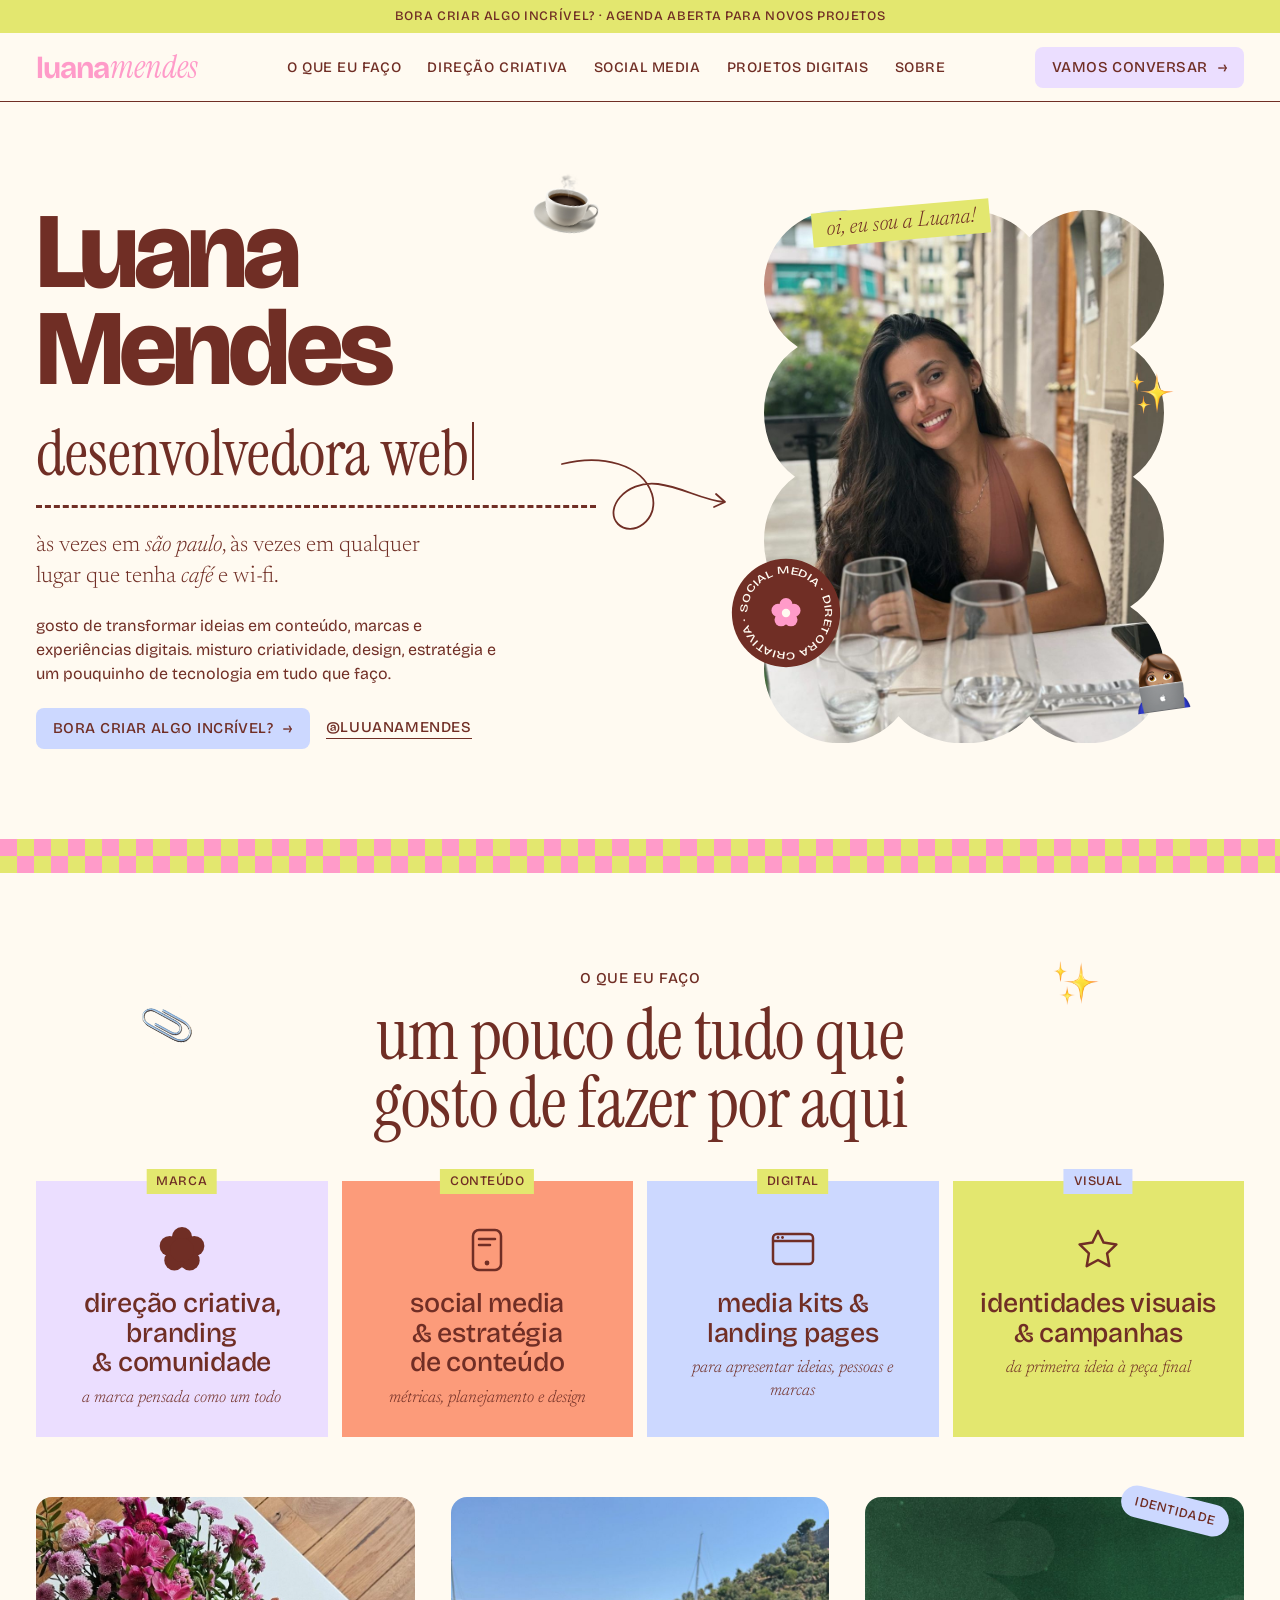
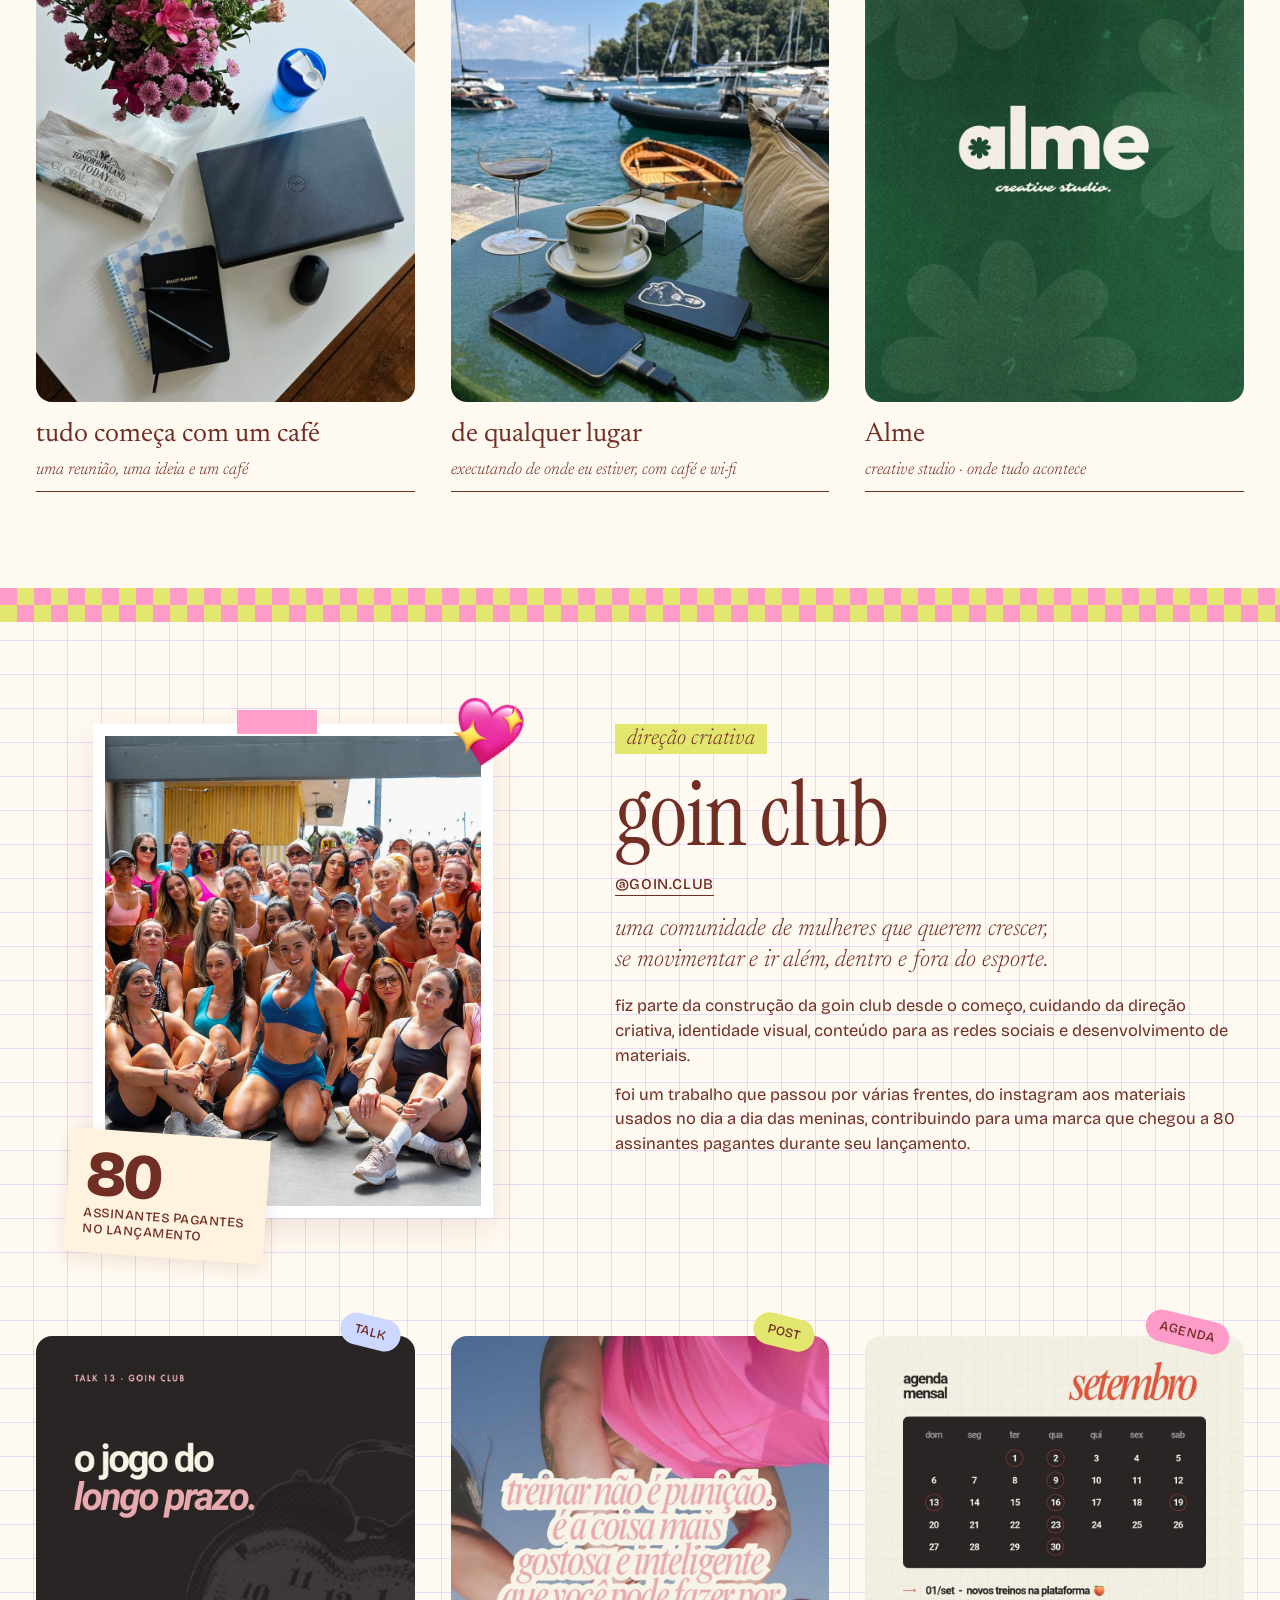
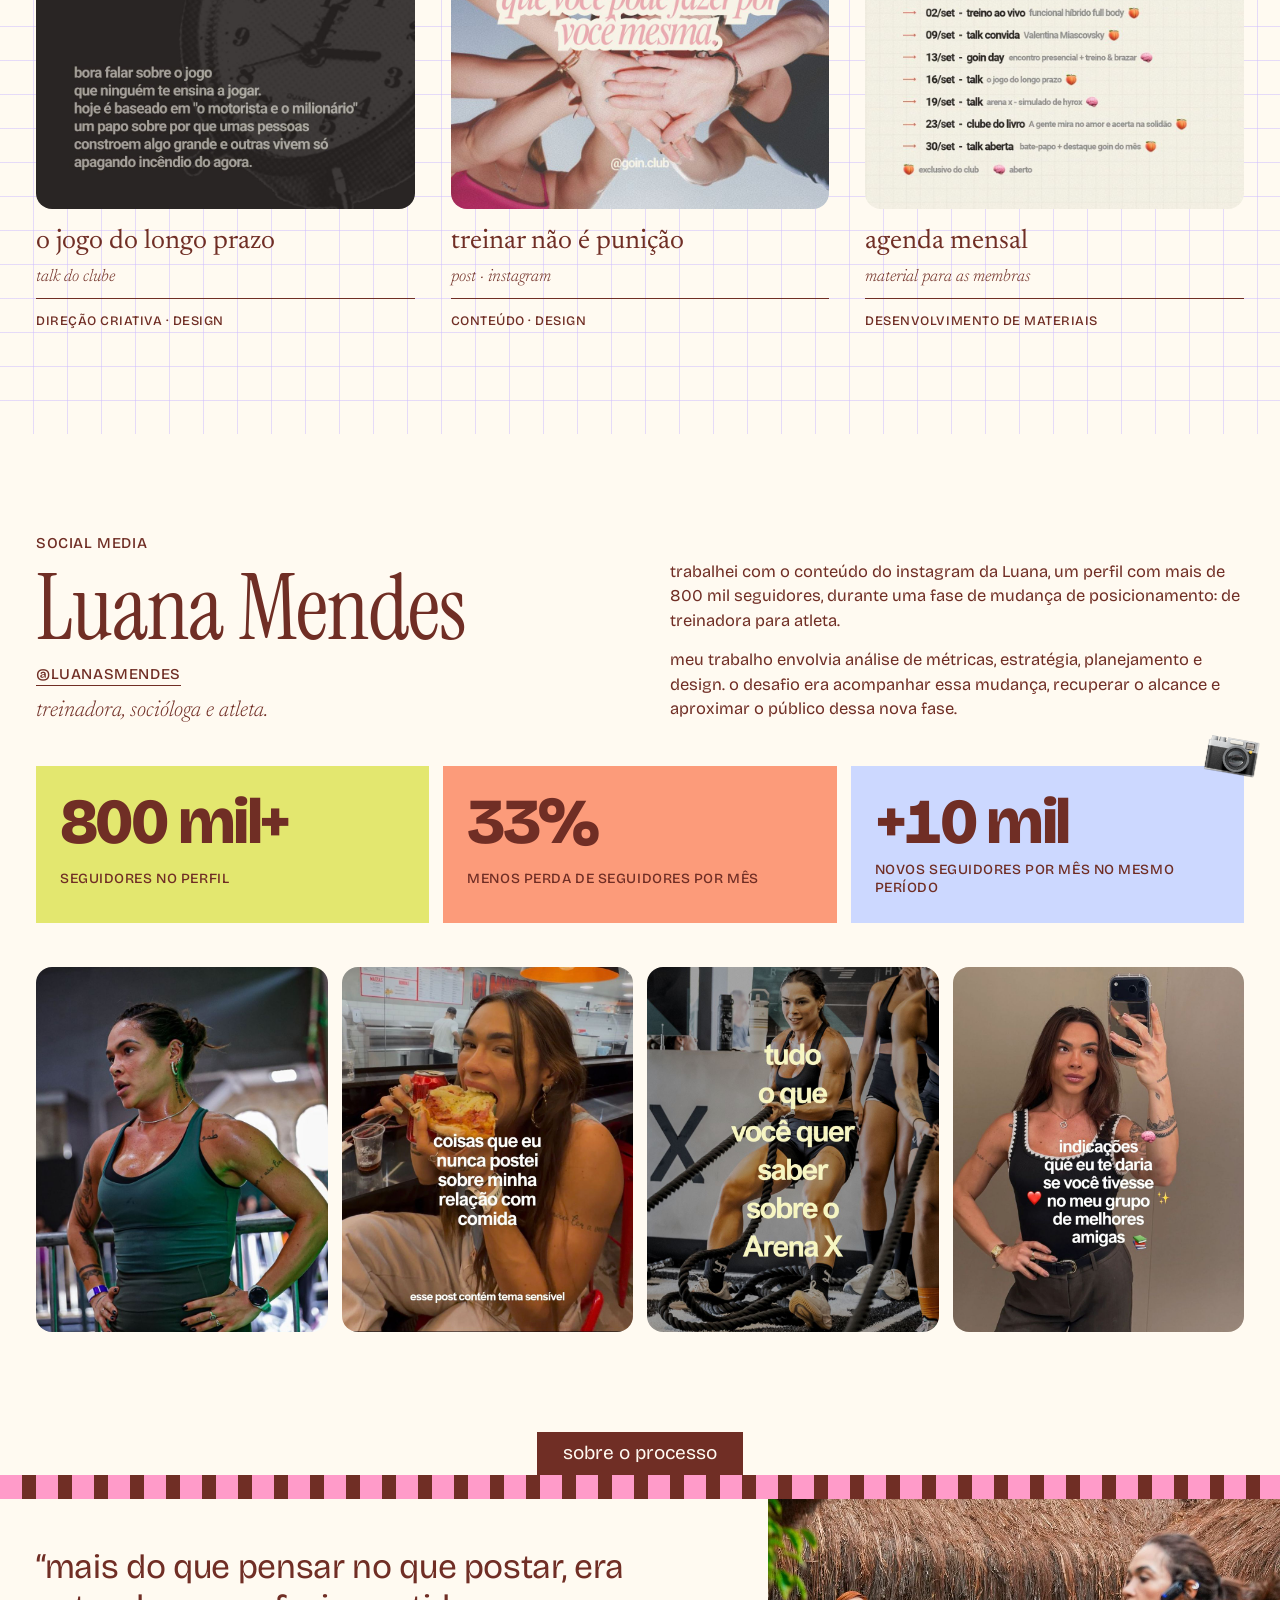
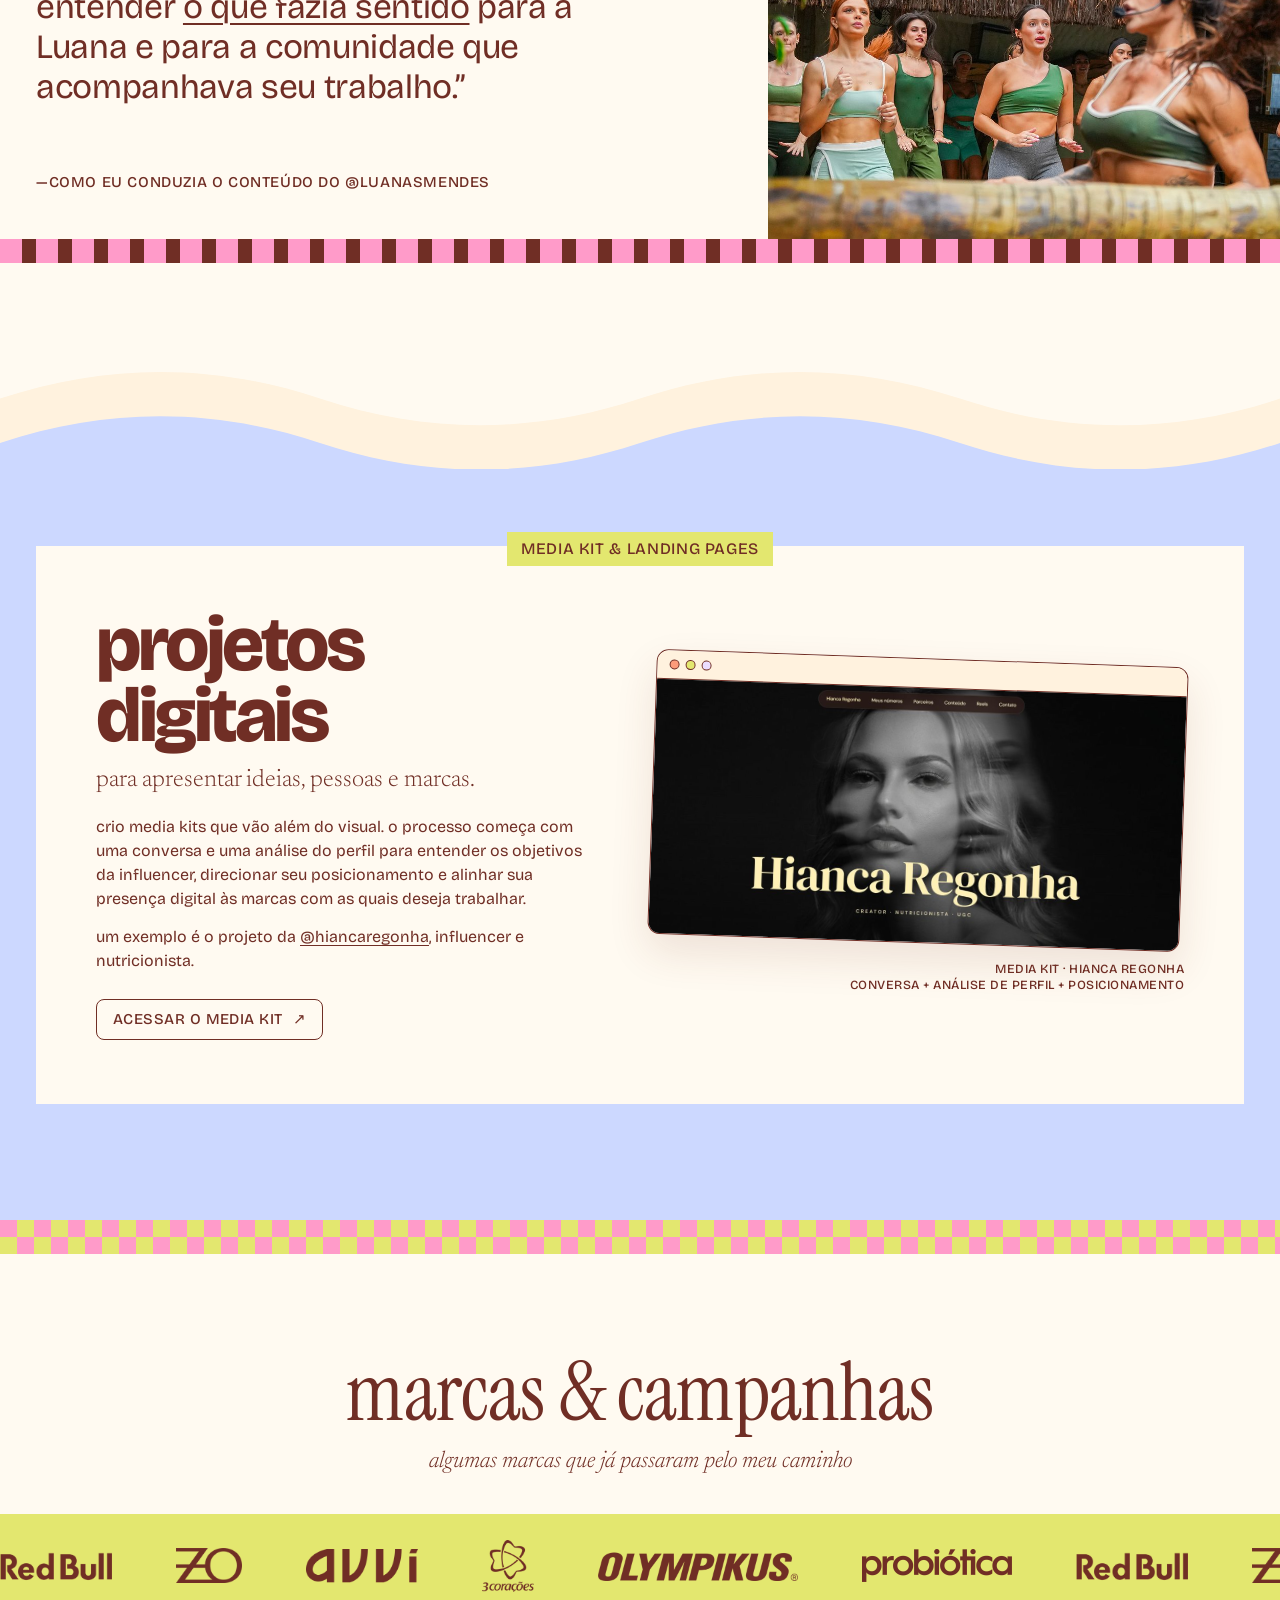
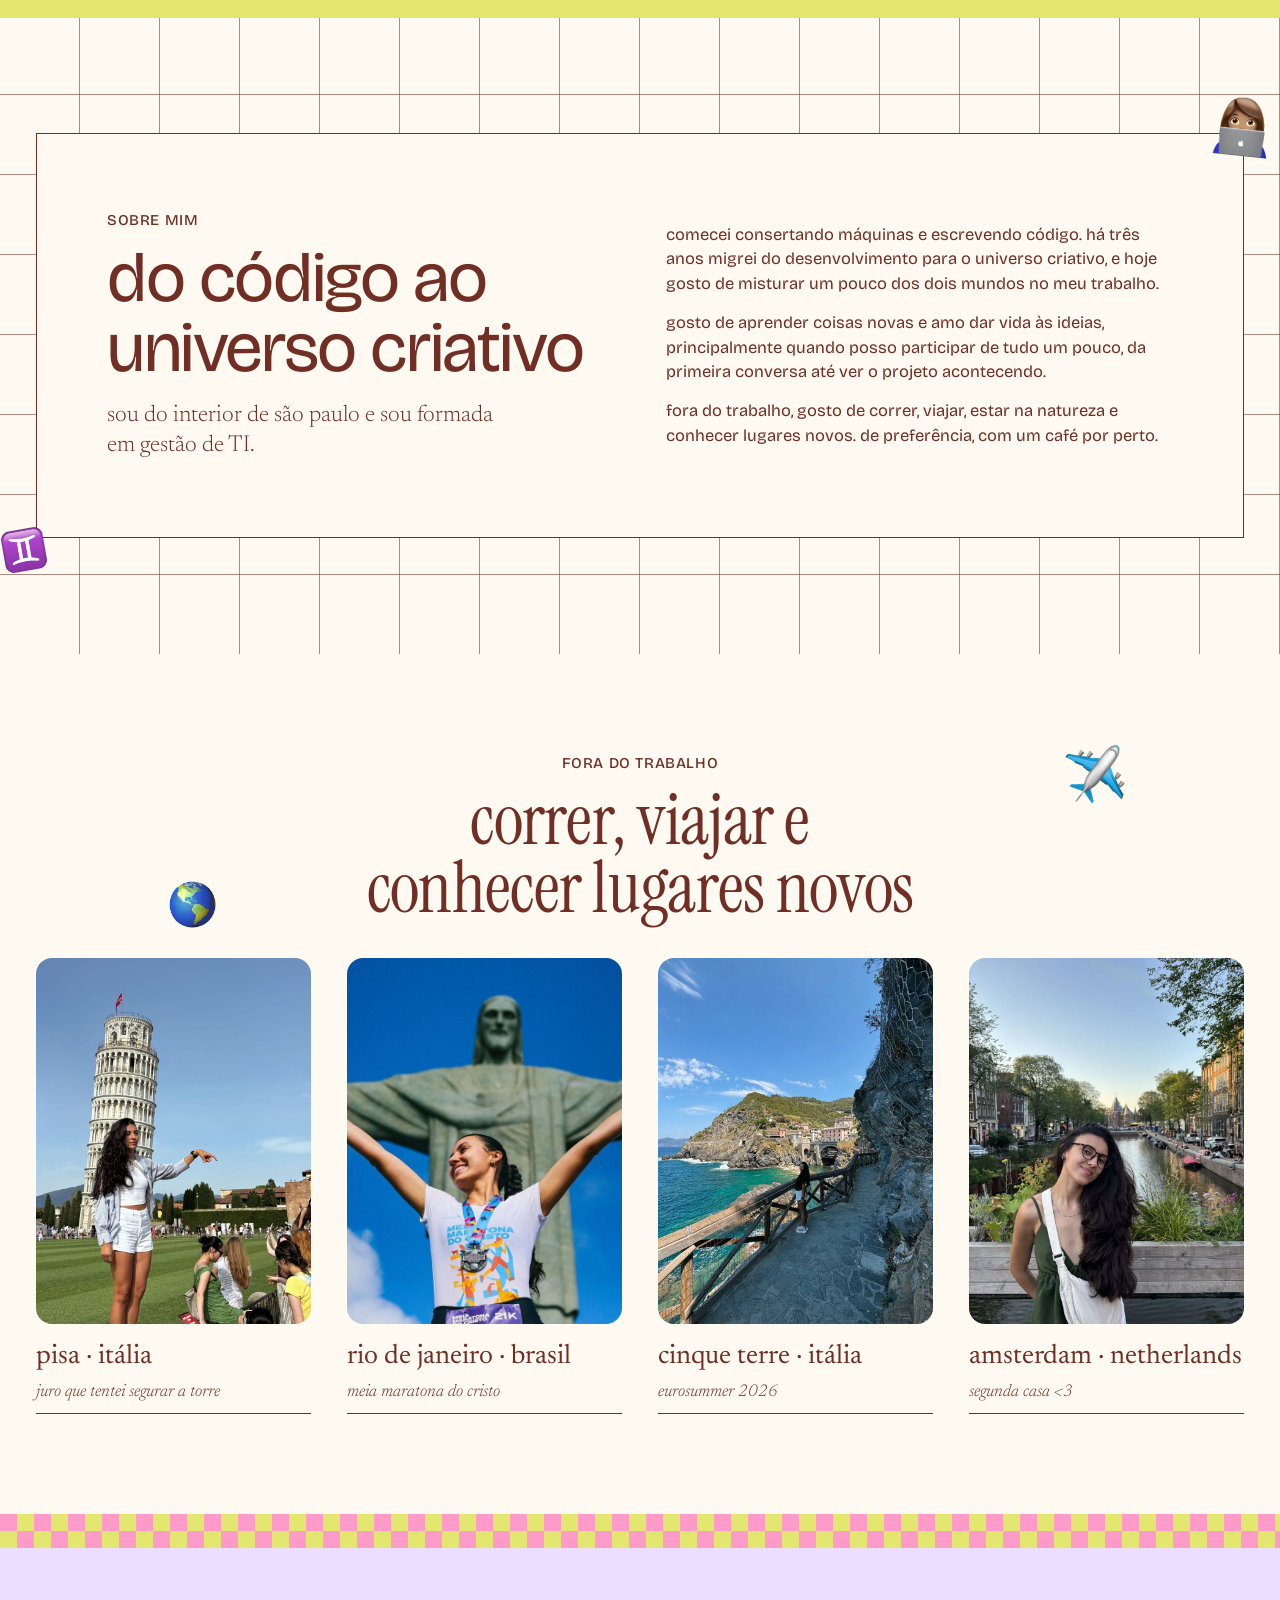
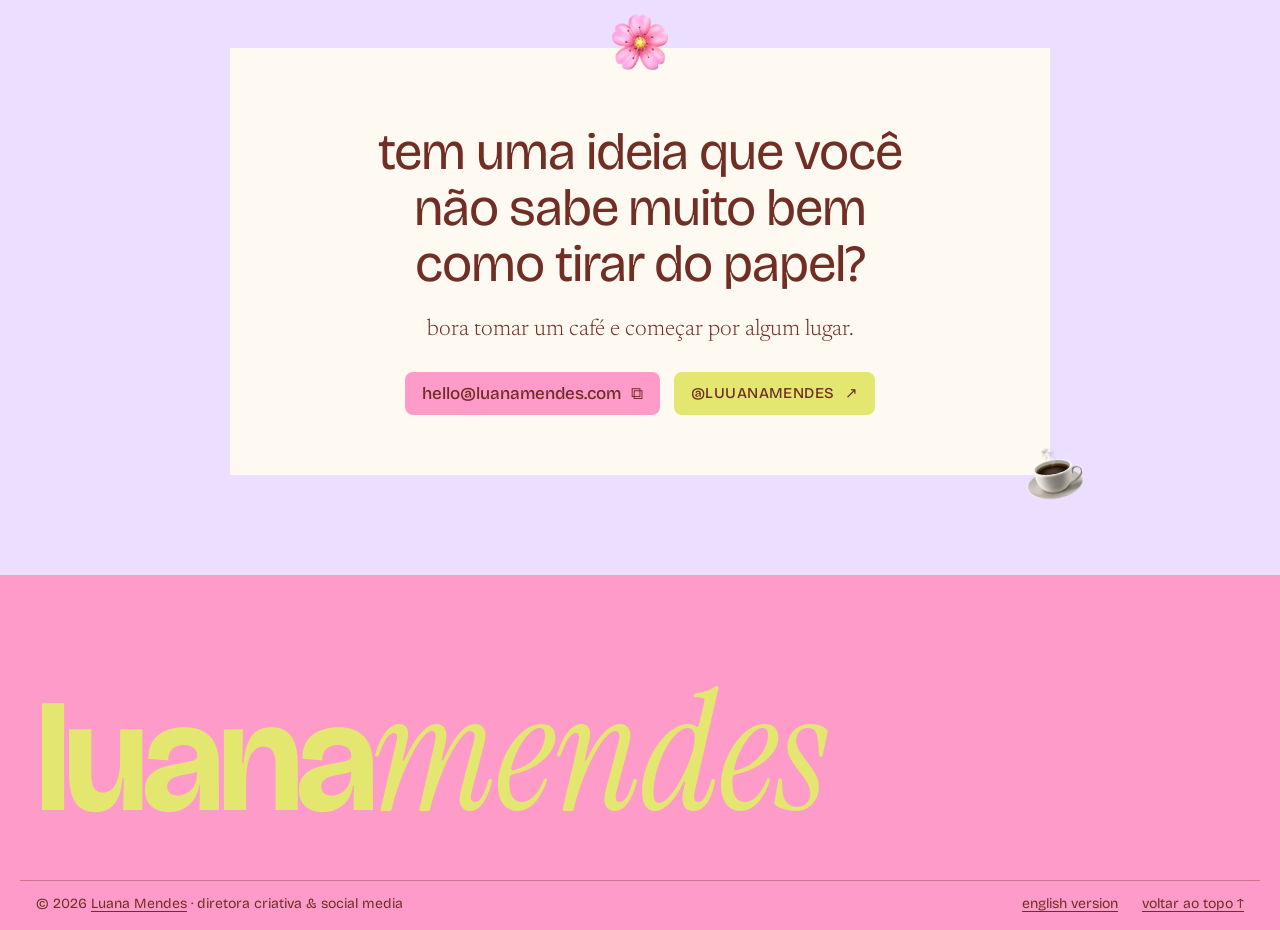
<file: index.html>
<!doctype html>
<html lang="pt-BR">
<head>
  <meta charset="utf-8">
  <meta name="viewport" content="width=device-width, initial-scale=1, viewport-fit=cover">
  <title>Luana Mendes Portfólio</title>
  <meta name="description" content="Luana Mendes · diretora criativa & social media. Direção criativa, branding, social media, media kits e landing pages.">
  <meta name="theme-color" content="#FFFAF1">

  <!-- Capa para links compartilhados (WhatsApp, Instagram, LinkedIn...).
       Quando o site estiver no ar, troque "img/og-cover.jpg" pelo endereço completo,
       ex.: https://seudominio.com/img/og-cover.jpg -->
  <meta property="og:type" content="website">
  <meta property="og:locale" content="pt_BR">
  <meta property="og:title" content="Luana Mendes · portfólio">
  <meta property="og:description" content="Diretora criativa & social media. Direção criativa, branding, social media, media kits e landing pages.">
  <meta property="og:image" content="img/og-cover.jpg">
  <meta property="og:image:width" content="1200">
  <meta property="og:image:height" content="630">
  <meta property="og:image:alt" content="Capa do portfólio de Luana Mendes, diretora criativa e social media">
  <meta name="twitter:card" content="summary_large_image">
  <meta name="twitter:image" content="img/og-cover.jpg">

  <!-- Ícone da aba -->
  <link rel="icon" type="image/svg+xml" href="img/favicon.svg">
  <link rel="icon" type="image/png" sizes="32x32" href="img/favicon-32.png">
  <link rel="apple-touch-icon" href="img/apple-touch-icon.png">

  <!-- Fontes -->
  <link rel="preconnect" href="https://fonts.googleapis.com">
  <link rel="preconnect" href="https://fonts.gstatic.com" crossorigin>
  <link rel="stylesheet" href="https://fonts.googleapis.com/css2?family=Bricolage+Grotesque:opsz,wght@12..96,400;12..96,500;12..96,700;12..96,800&family=Instrument+Serif:ital@0;1&family=Newsreader:ital,opsz,wght@0,6..72,300;0,6..72,400;1,6..72,300;1,6..72,400&display=swap">

  <link rel="alternate" hreflang="en" href="portfolio-en.html">

  <link rel="stylesheet" href="style.css">
</head>
<body>

  <!-- Formas reutilizadas: recorte da foto e flor -->
  <svg width="0" height="0" style="position:absolute" aria-hidden="true">
    <defs>
      <clipPath id="cloud" clipPathUnits="objectBoundingBox">
        <rect x=".15" y=".11" width=".7" height=".78"/>
        <ellipse cx=".19" cy=".14" rx=".19" ry=".14"/>
        <ellipse cx=".5" cy=".12" rx=".2" ry=".12"/>
        <ellipse cx=".81" cy=".14" rx=".19" ry=".14"/>
        <ellipse cx=".16" cy=".38" rx=".16" ry=".14"/>
        <ellipse cx=".84" cy=".38" rx=".16" ry=".14"/>
        <ellipse cx=".16" cy=".62" rx=".16" ry=".14"/>
        <ellipse cx=".84" cy=".62" rx=".16" ry=".14"/>
        <ellipse cx=".19" cy=".86" rx=".19" ry=".14"/>
        <ellipse cx=".5" cy=".88" rx=".2" ry=".12"/>
        <ellipse cx=".81" cy=".86" rx=".19" ry=".14"/>
      </clipPath>
      <symbol id="flower" viewBox="0 0 100 100">
        <circle cx="50" cy="22" r="22"/>
        <circle cx="76.6" cy="41.3" r="22"/>
        <circle cx="66.5" cy="72.7" r="22"/>
        <circle cx="33.5" cy="72.7" r="22"/>
        <circle cx="23.4" cy="41.3" r="22"/>
        <circle cx="50" cy="50" r="26"/>
      </symbol>
    </defs>
  </svg>

  <!-- Barra de aviso -->
  <div class="announce">
    <span>bora criar algo incrível?</span><span class="desktop-only"> · </span><span>agenda aberta para novos projetos</span>
  </div>

  <!-- Menu -->
  <header class="site-header">
    <div class="wrap">
      <a class="logo" href="#topo" aria-label="Luana Mendes, início"><b>luana</b><i>mendes</i></a>
      <nav aria-label="Seções">
        <ul class="nav-links">
          <li><a href="#projetos">o que eu faço</a></li>
          <li><a href="#goin">direção criativa</a></li>
          <li><a href="#social">social media</a></li>
          <li><a href="#mediakit">projetos digitais</a></li>
          <li><a href="#sobre">sobre</a></li>
        </ul>
      </nav>
      <a class="btn btn--talk" href="#contato"><span>vamos<br class="mobile-only"> conversar</span> <span class="btn__arrow">→</span></a>
    </div>
  </header>

  <main id="topo">

    <!-- Capa -->
    <section class="hero">
      <div class="wrap">
        <div class="hero__text">
          <img class="emoji emoji--hero-coffee" src="img/emoji-cafe.png" alt="" aria-hidden="true">
          <h1 class="hero__title">Luana<br>Mendes</h1>
          <p class="typer" aria-label="desenvolvedora web, diretora criativa e social media">
            <span id="typer-text" data-words="desenvolvedora web|diretora criativa|social media">desenvolvedora web</span><span class="typer__cursor" aria-hidden="true"></span>
          </p>
          <p class="hero__lede">às vezes em <em>são paulo</em>, às vezes em qualquer lugar que tenha <em>café</em> e wi-fi.</p>
          <p class="hero__intro">gosto de transformar ideias em conteúdo, marcas e experiências digitais. misturo criatividade, design, estratégia e um pouquinho de tecnologia em tudo que faço.</p>
          <div class="hero__actions">
            <a class="btn btn--blue" href="#contato">bora criar algo incrível? <span class="btn__arrow">→</span></a>
            <a class="handle" href="https://instagram.com/luuanamendes" target="_blank" rel="noopener">@luuanamendes</a>
          </div>
          <svg class="hero__squiggle" viewBox="0 0 170 100" fill="none" aria-hidden="true">
            <path d="M2 20c40-10 80 0 90 30 8 26-20 44-34 30-14-14 6-44 40-40 24 3 44 16 66 18" stroke="currentColor" stroke-width="1.8" stroke-linecap="round"/>
            <path d="M156 50l9 8-11 5" stroke="currentColor" stroke-width="1.8" stroke-linecap="round" stroke-linejoin="round"/>
          </svg>
        </div>

        <div class="hero__photo">
          <span class="hero__hi">oi, eu sou a Luana!</span>
          <img class="emoji emoji--hero-shine" src="img/emoji-shine.png" alt="" aria-hidden="true">
          <img class="emoji emoji--hero-tech emoji--desktop" src="img/emoji-tech.png" alt="" aria-hidden="true">
          <div class="hero__cloud">
            <img src="img/hero-luana.jpg" alt="Luana sorrindo numa mesa de restaurante">
          </div>
          <div class="seal" aria-hidden="true">
            <svg viewBox="0 0 120 120">
              <defs>
                <path id="seal-ring" d="M60 60m-42 0a42 42 0 1 1 84 0a42 42 0 1 1-84 0"/>
              </defs>
              <circle cx="60" cy="60" r="58" fill="#702E25"/>
              <text fill="#FFFAF1" font-family="Bricolage Grotesque, Arial" font-size="11.5" font-weight="500" textLength="258" lengthAdjust="spacingAndGlyphs">
                <textPath href="#seal-ring" textLength="258" lengthAdjust="spacingAndGlyphs">SOCIAL MEDIA · DIRETORA CRIATIVA ·</textPath>
              </text>
              <use href="#flower" x="44" y="44" width="32" height="32" fill="#FF9BC9"/>
              <circle cx="60" cy="60" r="4.5" fill="#FFFAF1"/>
            </svg>
          </div>
        </div>
      </div>
    </section>

    <div class="checker" aria-hidden="true"></div>

    <!-- O que eu faço -->
    <section class="services" id="projetos">
      <div class="wrap">
        <div class="section-head">
          <p class="eyebrow">o que eu faço</p>
          <h2 class="serif-title">um pouco de tudo que gosto de fazer por aqui</h2>
          <img class="emoji emoji--services-shine" src="img/emoji-shine.png" alt="" aria-hidden="true">
          <img class="emoji emoji--services-clip emoji--desktop" src="img/emoji-paperclip.png" alt="" aria-hidden="true">
        </div>

        <div class="services__grid">
          <article class="service service--lavender">
            <span class="tag">marca</span>
            <svg class="service__icon" viewBox="0 0 46 46" aria-hidden="true"><use href="#flower" width="46" height="46" fill="currentColor"/></svg>
            <h3>direção criativa, branding &amp; comunidade</h3>
            <p>a marca pensada como um todo</p>
          </article>
          <article class="service service--coral">
            <span class="tag">conteúdo</span>
            <svg class="service__icon" viewBox="0 0 46 46" fill="none" stroke="currentColor" stroke-width="2.5" stroke-linecap="round" aria-hidden="true">
              <rect x="9" y="3" width="28" height="40" rx="6"/>
              <path d="M15 12h16M15 18h11"/>
              <circle cx="23" cy="36" r="2.4" fill="currentColor" stroke="none"/>
            </svg>
            <h3>social media &amp; estratégia de conteúdo</h3>
            <p>métricas, planejamento e design</p>
          </article>
          <article class="service service--blue">
            <span class="tag">digital</span>
            <svg class="service__icon" viewBox="0 0 46 46" fill="none" stroke="currentColor" stroke-width="2.5" aria-hidden="true">
              <rect x="3" y="7" width="40" height="30" rx="4"/>
              <path d="M3 14h40"/>
              <circle cx="8" cy="10.5" r="1.4" fill="currentColor" stroke="none"/>
              <circle cx="12.5" cy="10.5" r="1.4" fill="currentColor" stroke="none"/>
            </svg>
            <h3>media kits &amp; landing pages</h3>
            <p>para apresentar ideias, pessoas e marcas</p>
          </article>
          <article class="service service--lime">
            <span class="tag">visual</span>
            <svg class="service__icon" viewBox="0 0 46 46" fill="none" stroke="currentColor" stroke-width="2.5" stroke-linejoin="round" aria-hidden="true">
              <path d="M23 4l5.6 11.6 12.8 1.8-9.3 9 2.2 12.7L23 33l-11.3 6.1 2.2-12.7-9.3-9 12.8-1.8z"/>
            </svg>
            <h3>identidades visuais &amp; campanhas</h3>
            <p>da primeira ideia à peça final</p>
          </article>
        </div>

        <div class="cards">
          <div class="card">
            <div class="card__media"><img src="img/servico-processo.jpg" alt="Mesa de trabalho com notebook, caderno e flores"></div>
            <h3 class="card__title">tudo começa com um café</h3>
            <p class="card__caption">uma reunião, uma ideia e um café</p>
          </div>
          <div class="card">
            <div class="card__media"><img src="img/servico-qualquer-lugar.jpg" alt="Café e celular numa mesa à beira de um porto"></div>
            <h3 class="card__title">de qualquer lugar</h3>
            <p class="card__caption card__caption--one-line">executando de onde eu estiver, com café e wi-fi</p>
          </div>
          <div class="card">
            <div class="card__frame card__frame--flush">
              <span class="card__flag">identidade</span>
              <div class="card__media"><img src="img/servico-alme.jpg" alt="Identidade visual Alme creative studio em fundo verde"></div>
            </div>
            <h3 class="card__title">Alme</h3>
            <p class="card__caption">creative studio · onde tudo acontece</p>
          </div>
        </div>
      </div>
    </section>

    <div class="checker" aria-hidden="true"></div>

    <!-- GoIn Club -->
    <section class="goin" id="goin">
      <div class="wrap">
        <div class="goin__top">
          <div class="taped">
            <img class="taped__photo" src="img/goin-encontro.jpg" alt="Encontro do GoIn Club com as membras reunidas">
            <img class="emoji emoji--goin-heart" src="img/emoji-heart.png" alt="" aria-hidden="true">
            <div class="note"><strong>80</strong><span>assinantes pagantes no lançamento</span></div>
          </div>
          <div class="goin__text">
            <span class="tag">direção criativa</span>
            <h2 class="serif-title">goin club</h2>
            <a class="handle" href="https://instagram.com/goin.club" target="_blank" rel="noopener">@goin.club</a>
            <p class="goin__sub">uma comunidade de mulheres que querem crescer, se movimentar e ir além, dentro e fora do esporte.</p>
            <div class="prose">
              <p>fiz parte da construção da goin club desde o começo, cuidando da direção criativa, identidade visual, conteúdo para as redes sociais e desenvolvimento de materiais.</p>
              <p>foi um trabalho que passou por várias frentes, do instagram aos materiais usados no dia a dia das meninas, contribuindo para uma marca que chegou a 80 assinantes pagantes durante seu lançamento.</p>
            </div>
          </div>
        </div>

        <div class="cards">
          <div class="card">
            <div class="card__frame">
              <span class="card__flag">talk</span>
              <div class="card__media card__media--portrait"><img src="img/goin-talk-longo-prazo.jpg" alt="Capa da talk o jogo do longo prazo"></div>
            </div>
            <h3 class="card__title">o jogo do longo prazo</h3>
            <p class="card__caption">talk do clube</p>
            <p class="card__meta">direção criativa · design</p>
          </div>
          <div class="card">
            <div class="card__frame">
              <span class="card__flag card__flag--lime">post</span>
              <div class="card__media card__media--portrait"><img src="img/goin-post-treinar.jpg" alt="Post: treinar não é punição"></div>
            </div>
            <h3 class="card__title">treinar não é punição</h3>
            <p class="card__caption">post · instagram</p>
            <p class="card__meta">conteúdo · design</p>
          </div>
          <div class="card">
            <div class="card__frame">
              <span class="card__flag card__flag--pink">agenda</span>
              <div class="card__media card__media--portrait"><img src="img/goin-agenda-setembro.jpg" alt="Agenda mensal de setembro do clube"></div>
            </div>
            <h3 class="card__title">agenda mensal</h3>
            <p class="card__caption">material para as membras</p>
            <p class="card__meta">desenvolvimento de materiais</p>
          </div>
        </div>
      </div>
    </section>

    <!-- Social media -->
    <section class="social" id="social">
      <div class="wrap">
        <div class="social__head">
          <div class="social__who">
            <p class="eyebrow">social media</p>
            <h2 class="serif-title">Luana Mendes</h2>
            <a class="handle" href="https://instagram.com/luanasmendes" target="_blank" rel="noopener">@luanasmendes</a>
            <p class="social__sub">treinadora, socióloga e atleta.</p>
          </div>
          <div class="prose">
            <p>trabalhei com o conteúdo do instagram da Luana, um perfil com mais de 800 mil seguidores, durante uma fase de mudança de posicionamento: de treinadora para atleta.</p>
            <p>meu trabalho envolvia análise de métricas, estratégia, planejamento e design. o desafio era acompanhar essa mudança, recuperar o alcance e aproximar o público dessa nova fase.</p>
          </div>
        </div>

        <div class="stats">
          <img class="emoji emoji--stats-camera" src="img/emoji-foto.png" alt="" aria-hidden="true">
          <div class="stat stat--lime"><strong>800 mil+</strong><span>seguidores no perfil</span></div>
          <div class="stat stat--coral"><strong>33%</strong><span>menos perda de seguidores por mês</span></div>
          <div class="stat stat--blue"><strong>+10 mil</strong><span>novos seguidores por mês no mesmo período</span></div>
        </div>

        <div class="posts">
          <div class="posts__item"><img src="img/social-atleta.jpg" alt="Luana em pose de atleta durante uma prova"></div>
          <div class="posts__item"><img src="img/social-post-comida.jpg" alt="Post: coisas que eu nunca postei sobre minha relação com comida"></div>
          <div class="posts__item"><img src="img/social-post-arena-x.jpg" alt="Post: tudo o que você quer saber sobre o Arena X"></div>
          <div class="posts__item"><img src="img/social-post-indicacoes.jpg" alt="Post: indicações que eu te daria se você tivesse no meu grupo de melhores amigas"></div>
        </div>
      </div>

      <div class="quote-band">
        <p class="banner">sobre o processo</p>
        <div class="stripes" aria-hidden="true"></div>
        <div class="quote">
          <div class="quote__text">
            <blockquote>“mais do que pensar no que postar, era entender <u>o que fazia sentido</u> para a Luana e para a comunidade que acompanhava seu trabalho.”</blockquote>
            <cite>—como eu conduzia o conteúdo do @luanasmendes</cite>
          </div>
          <div class="quote__image">
            <img src="img/social-processo.jpg" alt="Luana Mendes conduzindo um treino em grupo">
          </div>
        </div>
        <div class="stripes" aria-hidden="true"></div>
      </div>
    </section>

    <!-- Media kit -->
    <section class="mediakit" id="mediakit">
      <svg class="wave" viewBox="0 0 1440 120" preserveAspectRatio="none" aria-hidden="true">
        <rect class="wave__top" width="1440" height="120"/>
        <path class="wave__middle" d="M0 40 C120 0 240 0 360 40 S600 80 720 40 960 0 1080 40 1320 80 1440 40 V120 H0Z"/>
        <path class="wave__bottom" d="M0 90 C120 50 240 50 360 90 S600 130 720 90 960 50 1080 90 1320 130 1440 90 V120 H0Z"/>
      </svg>
      <div class="wrap">
        <div class="mediakit__card">
          <span class="mediakit__ribbon">media kit &amp; landing pages</span>
          <div>
            <h2>projetos digitais</h2>
            <p class="mediakit__sub">para apresentar ideias, pessoas e marcas.</p>
            <div class="prose">
              <p>crio media kits que vão além do visual. o processo começa com uma conversa e uma análise do perfil para entender os objetivos da influencer, direcionar seu posicionamento e alinhar sua presença digital às marcas com as quais deseja trabalhar.</p>
              <p>um exemplo é o projeto da <a href="https://instagram.com/hiancaregonha" target="_blank" rel="noopener">@hiancaregonha</a>, influencer e nutricionista.</p>
            </div>
            <a class="btn btn--outline" href="https://mediakit-hiancaregonha.vercel.app/" target="_blank" rel="noopener">acessar o media kit <span class="btn__arrow">↗</span></a>
          </div>
          <div>
            <a class="browser" href="https://mediakit-hiancaregonha.vercel.app/" target="_blank" rel="noopener" aria-label="Abrir o media kit da Hianca Regonha">
              <div class="browser__bar" aria-hidden="true"><i></i><i></i><i></i></div>
              <img src="img/mediakit-hianca-regonha.jpg" alt="Media kit da Hianca Regonha, página inicial">
            </a>
            <p class="mediakit__note">media kit · hianca regonha<br>conversa + análise de perfil + posicionamento</p>
          </div>
        </div>
      </div>
    </section>

    <div class="checker" aria-hidden="true"></div>

    <!-- Marcas -->
    <section class="brands" id="marcas">
      <div class="wrap">
        <div class="section-head">
          <h2 class="serif-title">marcas &amp; campanhas</h2>
          <p class="brands__sub">algumas marcas que já passaram pelo meu caminho</p>
        </div>
      </div>
      <div class="marquee" role="img" aria-label="Marcas: Avvi, Probiótica, Olympikus, Red Bull, 3 Corações e Zeno">
        <!-- dois grupos iguais (cada um com a lista 3x, mais largo que qualquer tela):
             o trilho anda exatamente a largura de um grupo e recomeça sem deixar buraco -->
        <div class="marquee__track" aria-hidden="true">
          <ul class="marquee__group">
            <li><img src="img/marca-red-bull.png" width="112" height="40" alt=""></li>
            <li><img src="img/marca-zeno.png" width="66" height="40" alt=""></li>
            <li><img src="img/marca-avvi.png" width="112" height="40" alt=""></li>
            <li><img class="logo-tall" src="img/marca-3-coracoes.png" width="52" height="52" alt=""></li>
            <li><img src="img/marca-olympikus.png" width="200" height="40" alt=""></li>
            <li><img src="img/marca-probiotica.png" width="150" height="40" alt=""></li>
            <li><img src="img/marca-red-bull.png" width="112" height="40" alt=""></li>
            <li><img src="img/marca-zeno.png" width="66" height="40" alt=""></li>
            <li><img src="img/marca-avvi.png" width="112" height="40" alt=""></li>
            <li><img class="logo-tall" src="img/marca-3-coracoes.png" width="52" height="52" alt=""></li>
            <li><img src="img/marca-olympikus.png" width="200" height="40" alt=""></li>
            <li><img src="img/marca-probiotica.png" width="150" height="40" alt=""></li>
            <li><img src="img/marca-red-bull.png" width="112" height="40" alt=""></li>
            <li><img src="img/marca-zeno.png" width="66" height="40" alt=""></li>
            <li><img src="img/marca-avvi.png" width="112" height="40" alt=""></li>
            <li><img class="logo-tall" src="img/marca-3-coracoes.png" width="52" height="52" alt=""></li>
            <li><img src="img/marca-olympikus.png" width="200" height="40" alt=""></li>
            <li><img src="img/marca-probiotica.png" width="150" height="40" alt=""></li>
          </ul>
          <ul class="marquee__group">
            <li><img src="img/marca-red-bull.png" width="112" height="40" alt=""></li>
            <li><img src="img/marca-zeno.png" width="66" height="40" alt=""></li>
            <li><img src="img/marca-avvi.png" width="112" height="40" alt=""></li>
            <li><img class="logo-tall" src="img/marca-3-coracoes.png" width="52" height="52" alt=""></li>
            <li><img src="img/marca-olympikus.png" width="200" height="40" alt=""></li>
            <li><img src="img/marca-probiotica.png" width="150" height="40" alt=""></li>
            <li><img src="img/marca-red-bull.png" width="112" height="40" alt=""></li>
            <li><img src="img/marca-zeno.png" width="66" height="40" alt=""></li>
            <li><img src="img/marca-avvi.png" width="112" height="40" alt=""></li>
            <li><img class="logo-tall" src="img/marca-3-coracoes.png" width="52" height="52" alt=""></li>
            <li><img src="img/marca-olympikus.png" width="200" height="40" alt=""></li>
            <li><img src="img/marca-probiotica.png" width="150" height="40" alt=""></li>
            <li><img src="img/marca-red-bull.png" width="112" height="40" alt=""></li>
            <li><img src="img/marca-zeno.png" width="66" height="40" alt=""></li>
            <li><img src="img/marca-avvi.png" width="112" height="40" alt=""></li>
            <li><img class="logo-tall" src="img/marca-3-coracoes.png" width="52" height="52" alt=""></li>
            <li><img src="img/marca-olympikus.png" width="200" height="40" alt=""></li>
            <li><img src="img/marca-probiotica.png" width="150" height="40" alt=""></li>
          </ul>
        </div>
      </div>
    </section>

    <!-- Sobre mim -->
    <section class="about" id="sobre">
      <div class="wrap">
        <div class="about__card">
          <div>
            <img class="emoji emoji--about-tech" src="img/emoji-tech.png" alt="" aria-hidden="true">
            <img class="emoji emoji--about-gemini emoji--desktop" src="img/emoji-gemini.png" alt="" aria-hidden="true">
            <p class="eyebrow">sobre mim</p>
            <h2>do código ao universo criativo</h2>
            <p class="about__sub">sou do interior de são paulo e sou formada em gestão de TI.</p>
          </div>
          <div class="prose">
            <p>comecei consertando máquinas e escrevendo código. há três anos migrei do desenvolvimento para o universo criativo, e hoje gosto de misturar um pouco dos dois mundos no meu trabalho.</p>
            <p>gosto de aprender coisas novas e amo dar vida às ideias, principalmente quando posso participar de tudo um pouco, da primeira conversa até ver o projeto acontecendo.</p>
            <p>fora do trabalho, gosto de correr, viajar, estar na natureza e conhecer lugares novos. de preferência, com um café por perto.</p>
          </div>
        </div>
      </div>
    </section>

    <!-- Fora do trabalho -->
    <section class="travel">
      <div class="wrap">
        <div class="section-head">
          <p class="eyebrow">fora do trabalho</p>
          <h2 class="serif-title">correr, viajar e conhecer lugares novos</h2>
          <img class="emoji emoji--travel-plane" src="img/emoji-plane.png" alt="" aria-hidden="true">
          <img class="emoji emoji--travel-world emoji--desktop" src="img/emoji-mundo.png" alt="" aria-hidden="true">
        </div>
        <div class="cards">
          <div class="card">
            <div class="card__media"><img src="img/viagem-pisa.jpg" alt="Luana em frente à Torre de Pisa"></div>
            <h3 class="card__title">pisa · itália</h3>
            <p class="card__caption">juro que tentei segurar a torre</p>
          </div>
          <div class="card">
            <div class="card__media"><img src="img/viagem-rio-de-janeiro.jpg" alt="Luana de braços abertos em frente ao Cristo Redentor" style="object-position:center 30%"></div>
            <h3 class="card__title">rio de janeiro<span class="desktop-only"> · brasil</span></h3>
            <p class="card__caption">meia maratona do cristo</p>
          </div>
          <div class="card">
            <div class="card__media"><img src="img/viagem-cinque-terre.jpg" alt="Luana numa trilha em Cinque Terre, com falésias e mar azul"></div>
            <h3 class="card__title">cinque terre · itália</h3>
            <p class="card__caption">eurosummer 2026</p>
          </div>
          <div class="card">
            <div class="card__media"><img src="img/viagem-amsterdam.jpg" alt="Luana de óculos às margens de um canal em Amsterdã"></div>
            <h3 class="card__title">amsterdam<span class="desktop-only"> · netherlands</span></h3>
            <p class="card__caption">segunda casa &lt;3</p>
          </div>
        </div>
      </div>
    </section>

    <div class="checker checker--spaced" aria-hidden="true"></div>

    <!-- Contato -->
    <section class="contact" id="contato">
      <div class="wrap">
        <div class="contact__card">
          <img class="emoji emoji--contact-flower" src="img/emoji-cherry-blossom.png" alt="" aria-hidden="true">
          <img class="emoji emoji--contact-coffee emoji--desktop" src="img/emoji-cafe.png" alt="" aria-hidden="true">
          <h2>tem uma ideia que você não sabe muito bem como tirar do papel?</h2>
          <p class="contact__sub">bora tomar um café e começar por algum lugar.</p>
          <div class="contact__actions">
            <button class="btn btn--pink btn--email" id="copy-email" type="button" title="clique para copiar" data-copied="e-mail copiado ✓" data-selected="e-mail selecionado, é só copiar">
              <span id="copy-email-text">hello@luanamendes.com</span> <span class="btn__arrow">⧉</span>
            </button>
            <a class="btn btn--lime" href="https://instagram.com/luuanamendes" target="_blank" rel="noopener">@luuanamendes <span class="btn__arrow">↗</span></a>
          </div>
        </div>
      </div>
    </section>
  </main>

  <div class="toast" id="toast" role="status" aria-live="polite" hidden>e-mail copiado ✓</div>

  <!-- Rodapé -->
  <footer class="site-footer">
    <div class="wrap site-footer__brand">
      <div class="site-footer__wordmark" aria-hidden="true"><b>luana</b><i>mendes</i></div>
    </div>
    <div class="wrap site-footer__bottom">
      <span>© 2026 <a href="https://instagram.com/luuanamendes" target="_blank" rel="noopener">Luana Mendes</a> · diretora criativa &amp; social media</span>
      <span class="site-footer__links">
        <a href="portfolio-en.html" hreflang="en" lang="en">english version</a>
        <a href="#topo">voltar ao topo ↑</a>
      </span>
    </div>
  </footer>

  <script src="script.js"></script>
</body>
</html>
</file>
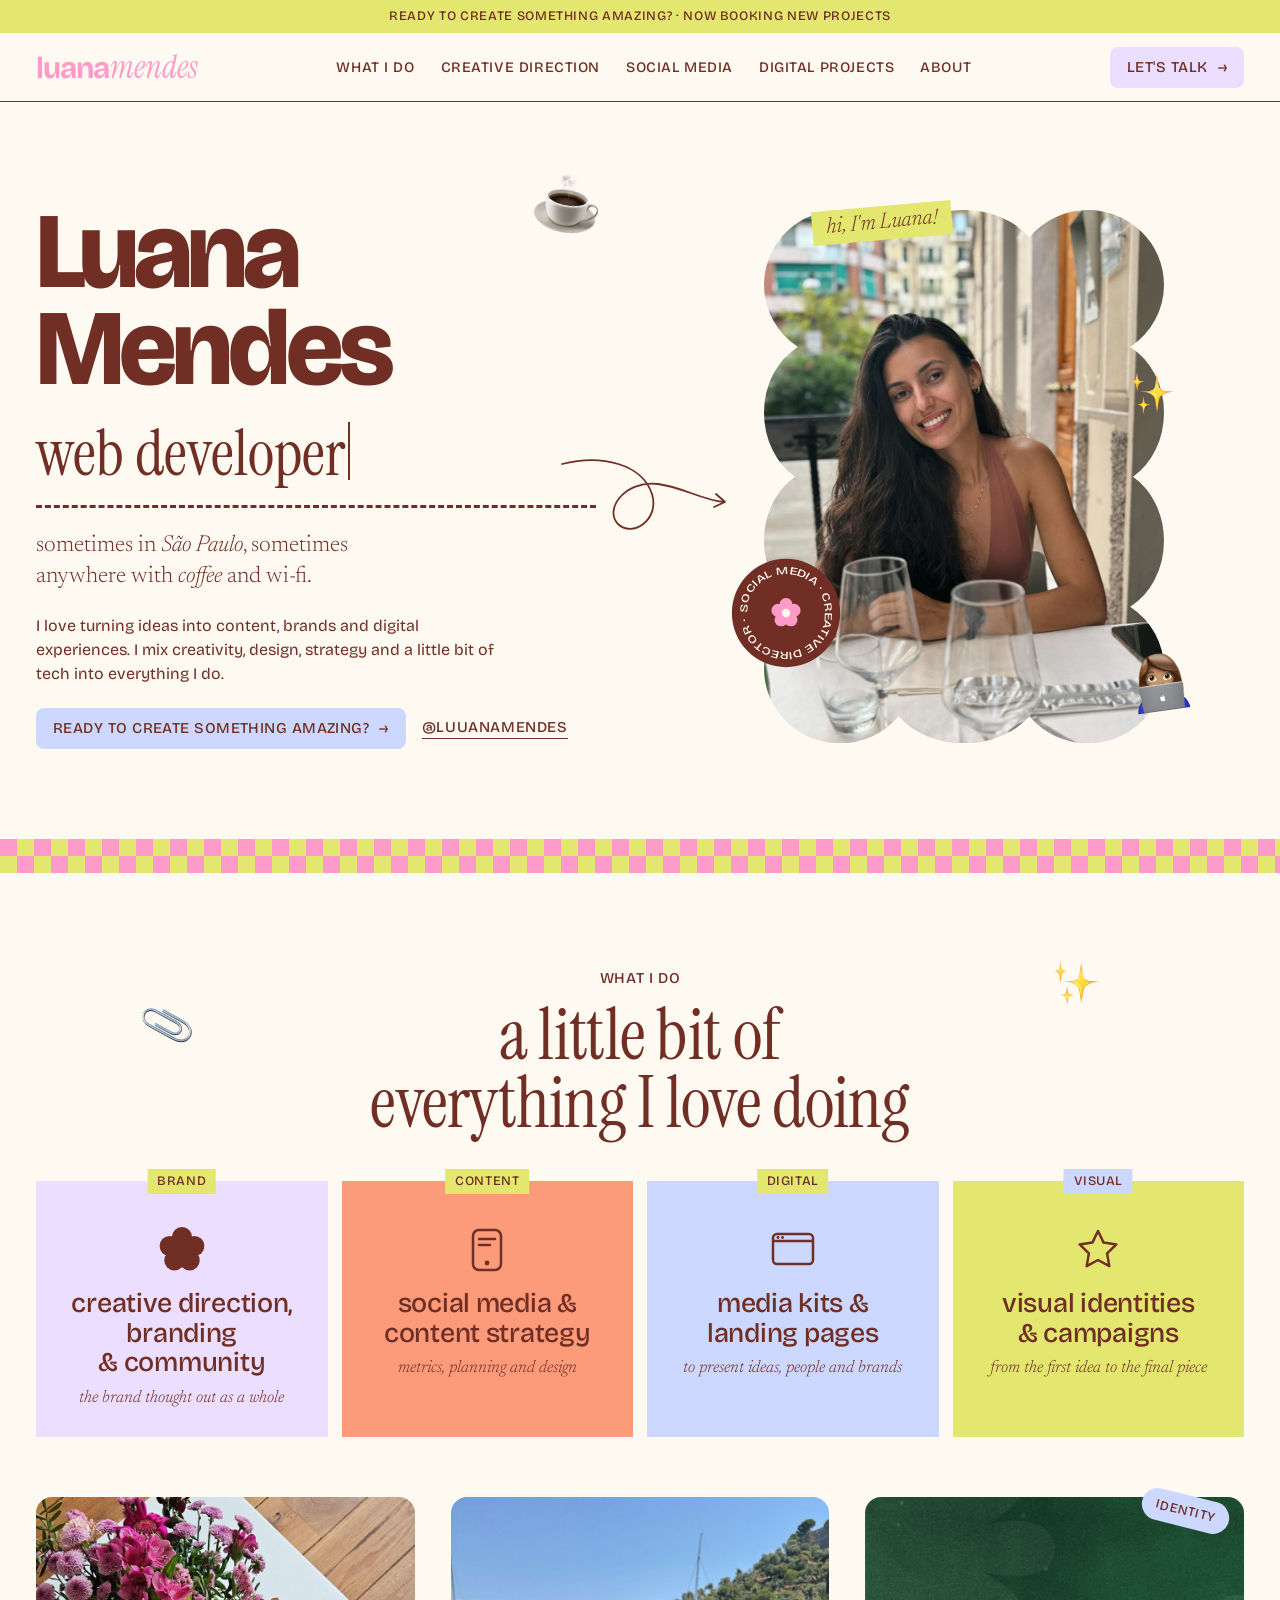
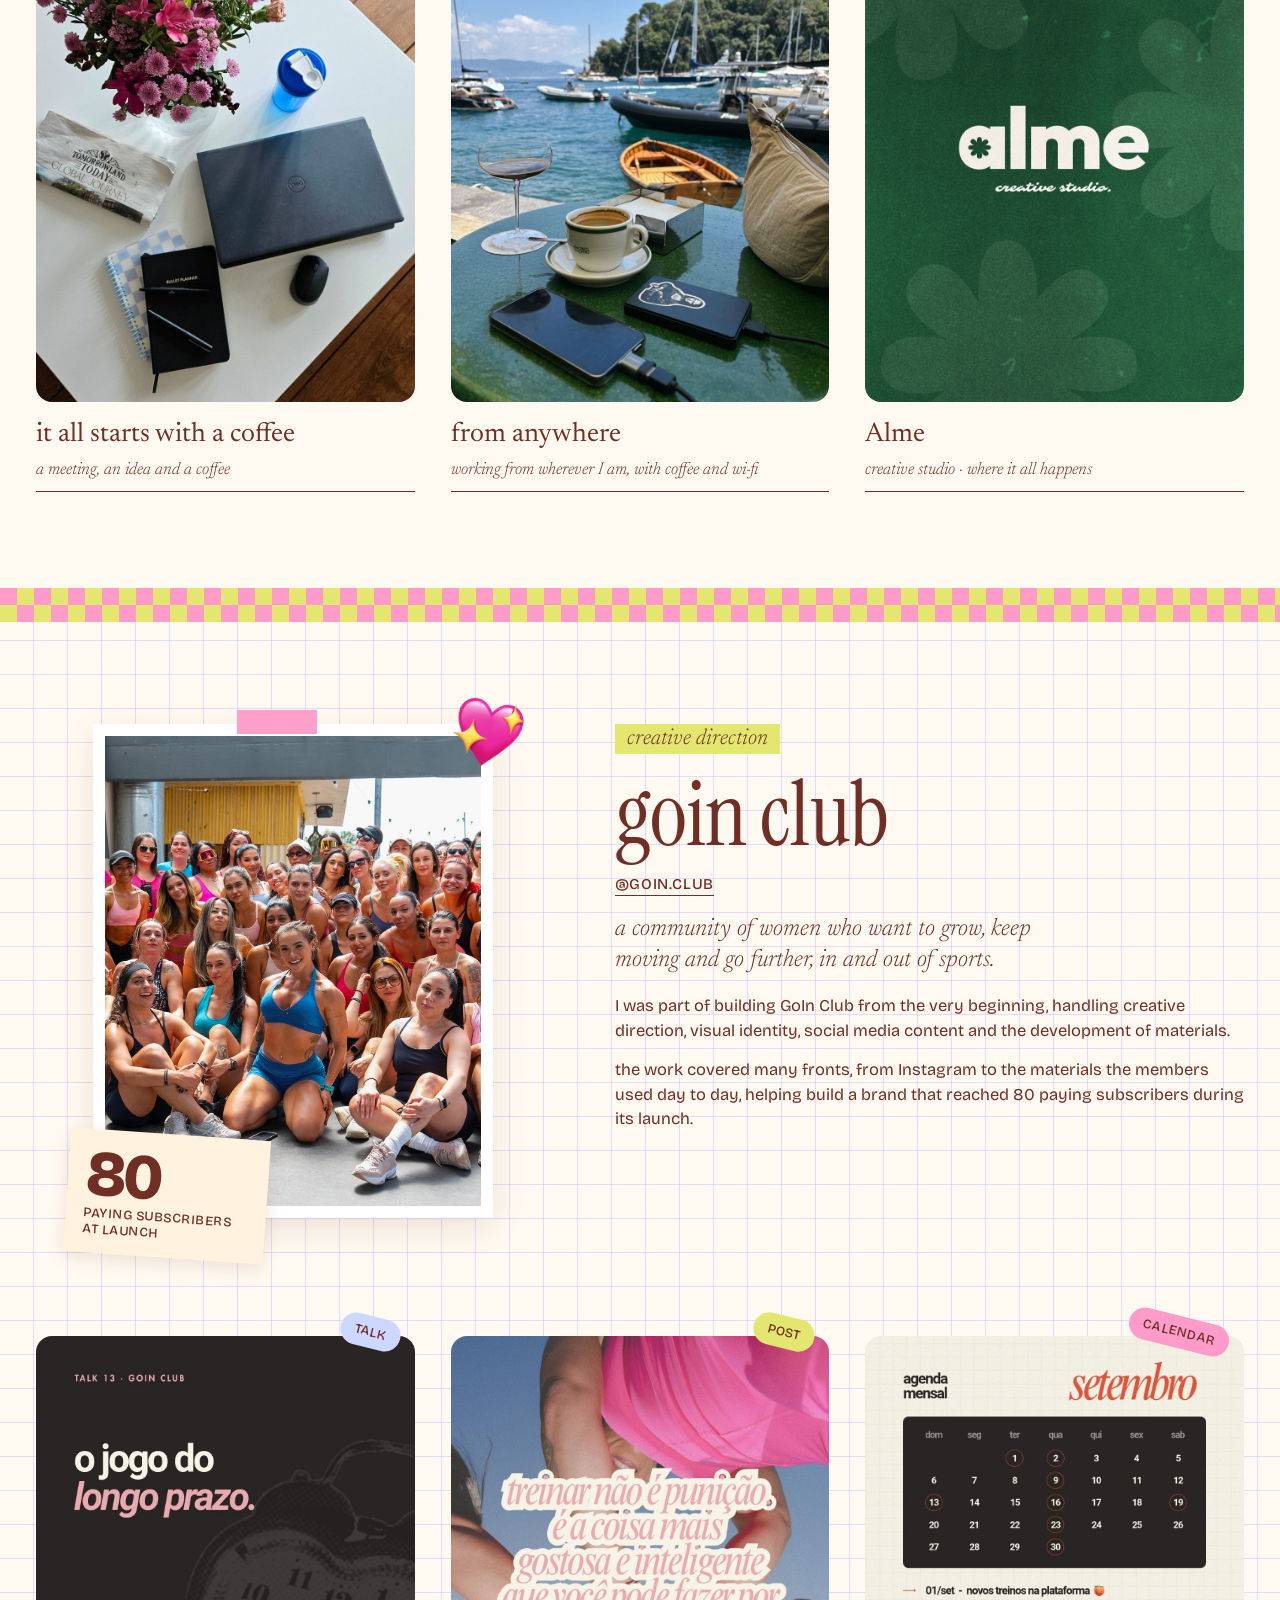
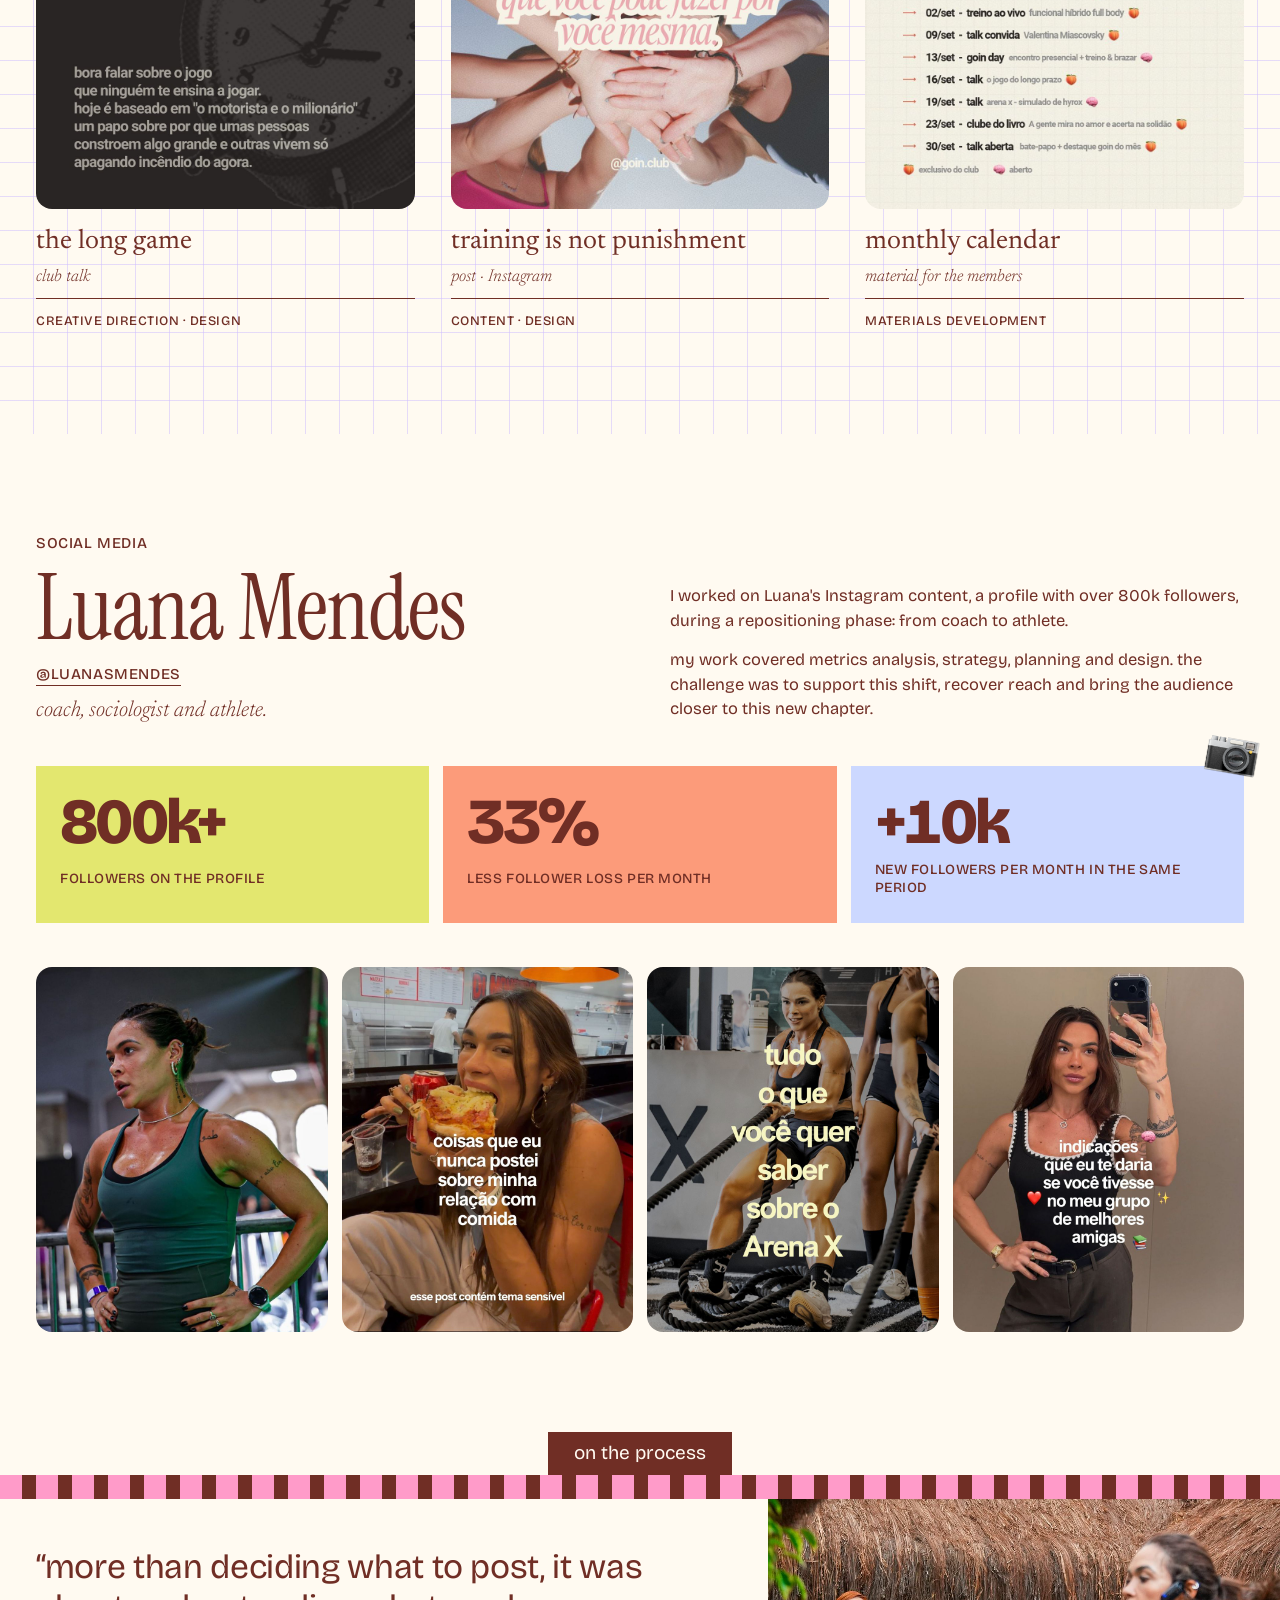
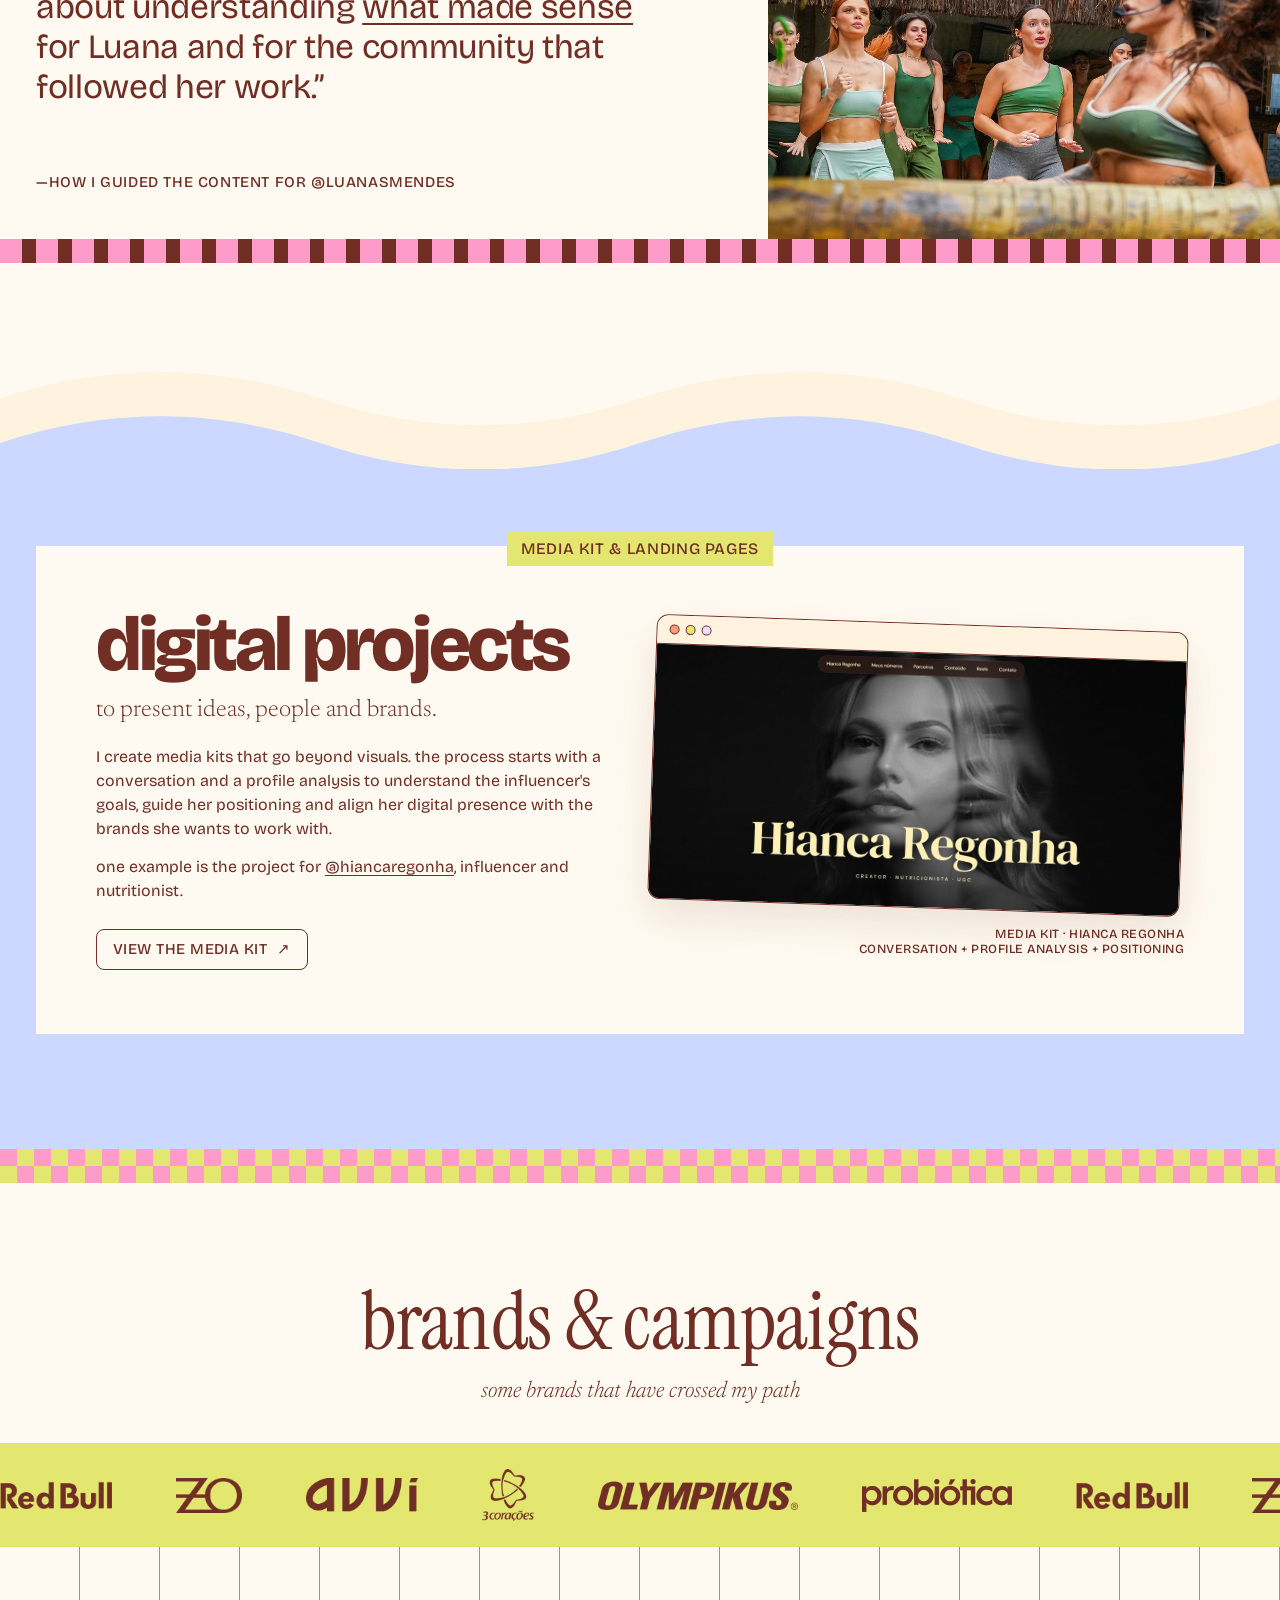
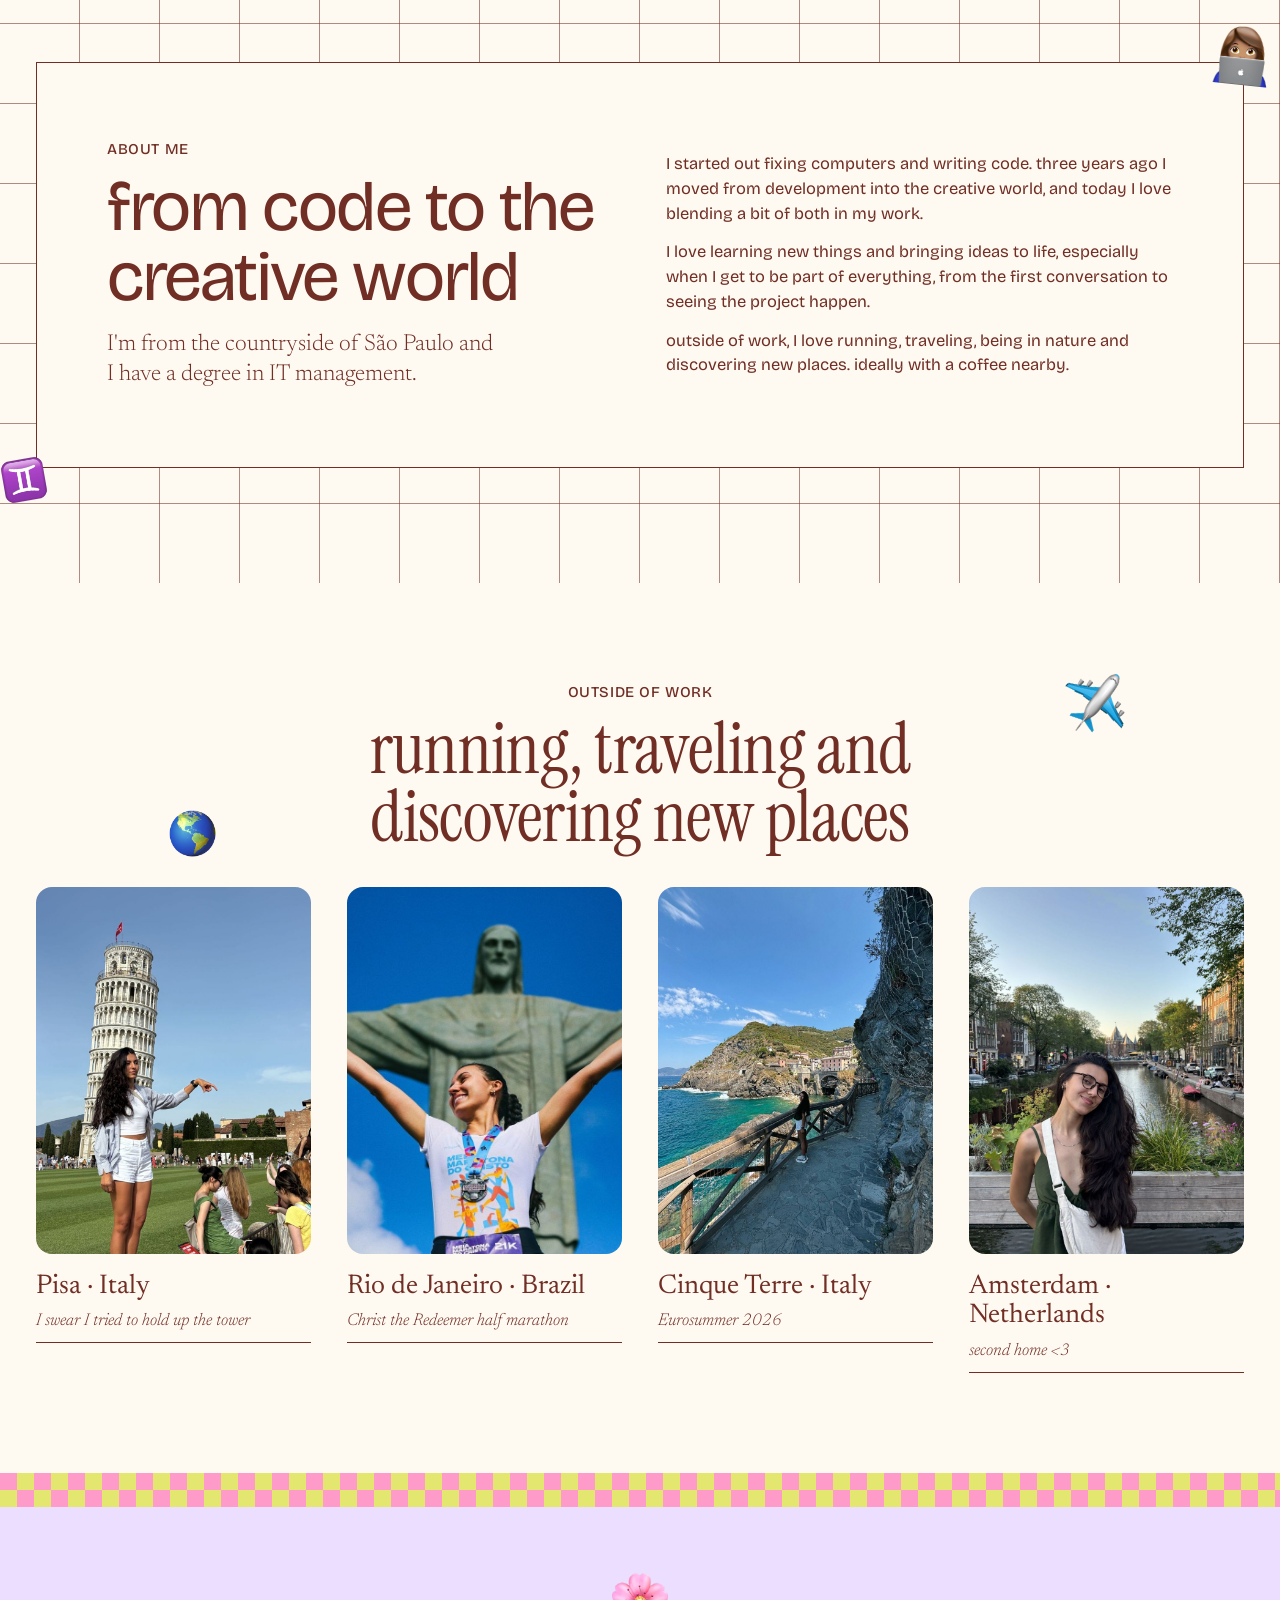
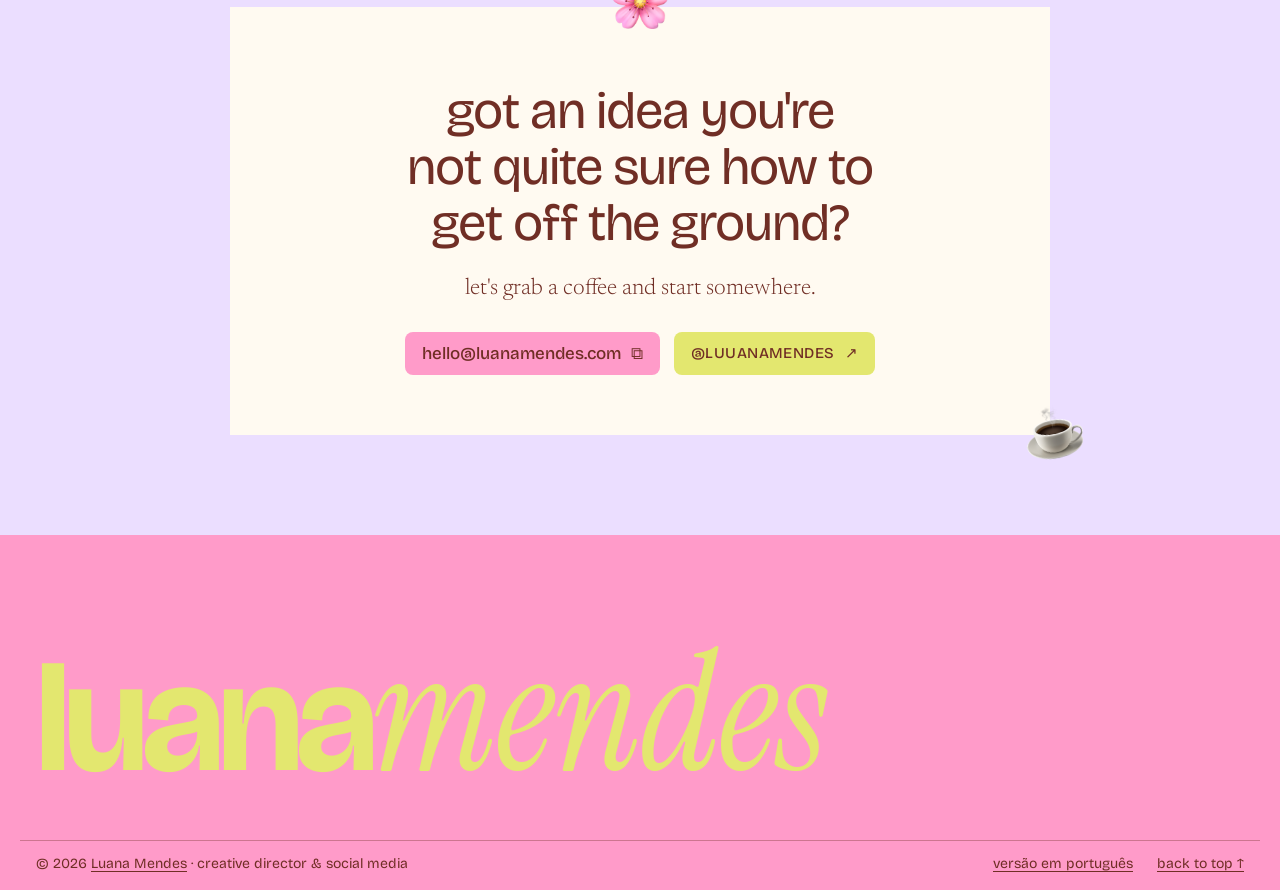
<file: portfolio-en.html>
<!doctype html>
<html lang="en">
<head>
  <meta charset="utf-8">
  <meta name="viewport" content="width=device-width, initial-scale=1, viewport-fit=cover">
  <title>Luana Mendes Portfolio</title>
  <meta name="description" content="Luana Mendes · creative director & social media. Creative direction, branding, social media, media kits and landing pages.">
  <meta name="theme-color" content="#FFFAF1">

  <!-- Capa para links compartilhados (WhatsApp, Instagram, LinkedIn...).
       Quando o site estiver no ar, troque "img/og-cover.jpg" pelo endereço completo,
       ex.: https://seudominio.com/img/og-cover.jpg -->
  <meta property="og:type" content="website">
  <meta property="og:locale" content="en_US">
  <meta property="og:title" content="Luana Mendes · portfolio">
  <meta property="og:description" content="Creative director & social media. Creative direction, branding, social media, media kits and landing pages.">
  <meta property="og:image" content="img/og-cover.jpg">
  <meta property="og:image:width" content="1200">
  <meta property="og:image:height" content="630">
  <meta property="og:image:alt" content="Cover of Luana Mendes' portfolio, creative director and social media">
  <meta name="twitter:card" content="summary_large_image">
  <meta name="twitter:image" content="img/og-cover.jpg">

  <!-- Ícone da aba -->
  <link rel="icon" type="image/svg+xml" href="img/favicon.svg">
  <link rel="icon" type="image/png" sizes="32x32" href="img/favicon-32.png">
  <link rel="apple-touch-icon" href="img/apple-touch-icon.png">

  <!-- Fontes -->
  <link rel="preconnect" href="https://fonts.googleapis.com">
  <link rel="preconnect" href="https://fonts.gstatic.com" crossorigin>
  <link rel="stylesheet" href="https://fonts.googleapis.com/css2?family=Bricolage+Grotesque:opsz,wght@12..96,400;12..96,500;12..96,700;12..96,800&family=Instrument+Serif:ital@0;1&family=Newsreader:ital,opsz,wght@0,6..72,300;0,6..72,400;1,6..72,300;1,6..72,400&display=swap">

  <link rel="alternate" hreflang="pt-BR" href="index.html">

  <link rel="stylesheet" href="style.css">
</head>
<body>

  <!-- Formas reutilizadas: recorte da foto e flor -->
  <svg width="0" height="0" style="position:absolute" aria-hidden="true">
    <defs>
      <clipPath id="cloud" clipPathUnits="objectBoundingBox">
        <rect x=".15" y=".11" width=".7" height=".78"/>
        <ellipse cx=".19" cy=".14" rx=".19" ry=".14"/>
        <ellipse cx=".5" cy=".12" rx=".2" ry=".12"/>
        <ellipse cx=".81" cy=".14" rx=".19" ry=".14"/>
        <ellipse cx=".16" cy=".38" rx=".16" ry=".14"/>
        <ellipse cx=".84" cy=".38" rx=".16" ry=".14"/>
        <ellipse cx=".16" cy=".62" rx=".16" ry=".14"/>
        <ellipse cx=".84" cy=".62" rx=".16" ry=".14"/>
        <ellipse cx=".19" cy=".86" rx=".19" ry=".14"/>
        <ellipse cx=".5" cy=".88" rx=".2" ry=".12"/>
        <ellipse cx=".81" cy=".86" rx=".19" ry=".14"/>
      </clipPath>
      <symbol id="flower" viewBox="0 0 100 100">
        <circle cx="50" cy="22" r="22"/>
        <circle cx="76.6" cy="41.3" r="22"/>
        <circle cx="66.5" cy="72.7" r="22"/>
        <circle cx="33.5" cy="72.7" r="22"/>
        <circle cx="23.4" cy="41.3" r="22"/>
        <circle cx="50" cy="50" r="26"/>
      </symbol>
    </defs>
  </svg>

  <!-- Barra de aviso -->
  <div class="announce">
    <span>ready to create something amazing?</span><span class="desktop-only"> · </span><span>now booking new projects</span>
  </div>

  <!-- Menu -->
  <header class="site-header">
    <div class="wrap">
      <a class="logo" href="#topo" aria-label="Luana Mendes, home"><b>luana</b><i>mendes</i></a>
      <nav aria-label="Sections">
        <ul class="nav-links">
          <li><a href="#projetos">what I do</a></li>
          <li><a href="#goin">creative direction</a></li>
          <li><a href="#social">social media</a></li>
          <li><a href="#mediakit">digital projects</a></li>
          <li><a href="#sobre">about</a></li>
        </ul>
      </nav>
      <a class="btn btn--talk" href="#contato"><span>let's<br class="mobile-only"> talk</span> <span class="btn__arrow">→</span></a>
    </div>
  </header>

  <main id="topo">

    <!-- Capa -->
    <section class="hero">
      <div class="wrap">
        <div class="hero__text">
          <img class="emoji emoji--hero-coffee" src="img/emoji-cafe.png" alt="" aria-hidden="true">
          <h1 class="hero__title">Luana<br>Mendes</h1>
          <p class="typer" aria-label="web developer, creative director and social media">
            <span id="typer-text" data-words="web developer|creative director|social media">web developer</span><span class="typer__cursor" aria-hidden="true"></span>
          </p>
          <p class="hero__lede">sometimes in <em>São Paulo</em>, sometimes anywhere with <em>coffee</em> and wi-fi.</p>
          <p class="hero__intro">I love turning ideas into content, brands and digital experiences. I mix creativity, design, strategy and a little bit of tech into everything I do.</p>
          <div class="hero__actions">
            <a class="btn btn--blue" href="#contato">ready to create something amazing? <span class="btn__arrow">→</span></a>
            <a class="handle" href="https://instagram.com/luuanamendes" target="_blank" rel="noopener">@luuanamendes</a>
          </div>
          <svg class="hero__squiggle" viewBox="0 0 170 100" fill="none" aria-hidden="true">
            <path d="M2 20c40-10 80 0 90 30 8 26-20 44-34 30-14-14 6-44 40-40 24 3 44 16 66 18" stroke="currentColor" stroke-width="1.8" stroke-linecap="round"/>
            <path d="M156 50l9 8-11 5" stroke="currentColor" stroke-width="1.8" stroke-linecap="round" stroke-linejoin="round"/>
          </svg>
        </div>

        <div class="hero__photo">
          <span class="hero__hi">hi, I'm Luana!</span>
          <img class="emoji emoji--hero-shine" src="img/emoji-shine.png" alt="" aria-hidden="true">
          <img class="emoji emoji--hero-tech emoji--desktop" src="img/emoji-tech.png" alt="" aria-hidden="true">
          <div class="hero__cloud">
            <img src="img/hero-luana.jpg" alt="Luana smiling at a restaurant table">
          </div>
          <div class="seal" aria-hidden="true">
            <svg viewBox="0 0 120 120">
              <defs>
                <path id="seal-ring" d="M60 60m-42 0a42 42 0 1 1 84 0a42 42 0 1 1-84 0"/>
              </defs>
              <circle cx="60" cy="60" r="58" fill="#702E25"/>
              <text fill="#FFFAF1" font-family="Bricolage Grotesque, Arial" font-size="11.5" font-weight="500" textLength="258" lengthAdjust="spacingAndGlyphs">
                <textPath href="#seal-ring" textLength="258" lengthAdjust="spacingAndGlyphs">SOCIAL MEDIA · CREATIVE DIRECTOR ·</textPath>
              </text>
              <use href="#flower" x="44" y="44" width="32" height="32" fill="#FF9BC9"/>
              <circle cx="60" cy="60" r="4.5" fill="#FFFAF1"/>
            </svg>
          </div>
        </div>
      </div>
    </section>

    <div class="checker" aria-hidden="true"></div>

    <!-- O que eu faço -->
    <section class="services" id="projetos">
      <div class="wrap">
        <div class="section-head">
          <p class="eyebrow">what I do</p>
          <h2 class="serif-title">a little bit of everything I love doing</h2>
          <img class="emoji emoji--services-shine" src="img/emoji-shine.png" alt="" aria-hidden="true">
          <img class="emoji emoji--services-clip emoji--desktop" src="img/emoji-paperclip.png" alt="" aria-hidden="true">
        </div>

        <div class="services__grid">
          <article class="service service--lavender">
            <span class="tag">brand</span>
            <svg class="service__icon" viewBox="0 0 46 46" aria-hidden="true"><use href="#flower" width="46" height="46" fill="currentColor"/></svg>
            <h3>creative direction, branding &amp; community</h3>
            <p>the brand thought out as a whole</p>
          </article>
          <article class="service service--coral">
            <span class="tag">content</span>
            <svg class="service__icon" viewBox="0 0 46 46" fill="none" stroke="currentColor" stroke-width="2.5" stroke-linecap="round" aria-hidden="true">
              <rect x="9" y="3" width="28" height="40" rx="6"/>
              <path d="M15 12h16M15 18h11"/>
              <circle cx="23" cy="36" r="2.4" fill="currentColor" stroke="none"/>
            </svg>
            <h3>social media &amp; content strategy</h3>
            <p>metrics, planning and design</p>
          </article>
          <article class="service service--blue">
            <span class="tag">digital</span>
            <svg class="service__icon" viewBox="0 0 46 46" fill="none" stroke="currentColor" stroke-width="2.5" aria-hidden="true">
              <rect x="3" y="7" width="40" height="30" rx="4"/>
              <path d="M3 14h40"/>
              <circle cx="8" cy="10.5" r="1.4" fill="currentColor" stroke="none"/>
              <circle cx="12.5" cy="10.5" r="1.4" fill="currentColor" stroke="none"/>
            </svg>
            <h3>media kits &amp; landing pages</h3>
            <p>to present ideas, people and brands</p>
          </article>
          <article class="service service--lime">
            <span class="tag">visual</span>
            <svg class="service__icon" viewBox="0 0 46 46" fill="none" stroke="currentColor" stroke-width="2.5" stroke-linejoin="round" aria-hidden="true">
              <path d="M23 4l5.6 11.6 12.8 1.8-9.3 9 2.2 12.7L23 33l-11.3 6.1 2.2-12.7-9.3-9 12.8-1.8z"/>
            </svg>
            <h3>visual identities &amp; campaigns</h3>
            <p>from the first idea to the final piece</p>
          </article>
        </div>

        <div class="cards">
          <div class="card">
            <div class="card__media"><img src="img/servico-processo.jpg" alt="Work desk with laptop, notebook and flowers"></div>
            <h3 class="card__title">it all starts with a coffee</h3>
            <p class="card__caption">a meeting, an idea and a coffee</p>
          </div>
          <div class="card">
            <div class="card__media"><img src="img/servico-qualquer-lugar.jpg" alt="Coffee and phone on a table by a harbor"></div>
            <h3 class="card__title">from anywhere</h3>
            <p class="card__caption card__caption--one-line">working from wherever I am, with coffee and wi-fi</p>
          </div>
          <div class="card">
            <div class="card__frame card__frame--flush">
              <span class="card__flag">identity</span>
              <div class="card__media"><img src="img/servico-alme.jpg" alt="Alme creative studio visual identity on a green background"></div>
            </div>
            <h3 class="card__title">Alme</h3>
            <p class="card__caption">creative studio · where it all happens</p>
          </div>
        </div>
      </div>
    </section>

    <div class="checker" aria-hidden="true"></div>

    <!-- GoIn Club -->
    <section class="goin" id="goin">
      <div class="wrap">
        <div class="goin__top">
          <div class="taped">
            <img class="taped__photo" src="img/goin-encontro.jpg" alt="GoIn Club meetup with the members together">
            <img class="emoji emoji--goin-heart" src="img/emoji-heart.png" alt="" aria-hidden="true">
            <div class="note"><strong>80</strong><span>paying subscribers at launch</span></div>
          </div>
          <div class="goin__text">
            <span class="tag">creative direction</span>
            <h2 class="serif-title">goin club</h2>
            <a class="handle" href="https://instagram.com/goin.club" target="_blank" rel="noopener">@goin.club</a>
            <p class="goin__sub">a community of women who want to grow, keep moving and go further, in and out of sports.</p>
            <div class="prose">
              <p>I was part of building GoIn Club from the very beginning, handling creative direction, visual identity, social media content and the development of materials.</p>
              <p>the work covered many fronts, from Instagram to the materials the members used day to day, helping build a brand that reached 80 paying subscribers during its launch.</p>
            </div>
          </div>
        </div>

        <div class="cards">
          <div class="card">
            <div class="card__frame">
              <span class="card__flag">talk</span>
              <div class="card__media card__media--portrait"><img src="img/goin-talk-longo-prazo.jpg" alt="Cover of the talk the long game"></div>
            </div>
            <h3 class="card__title">the long game</h3>
            <p class="card__caption">club talk</p>
            <p class="card__meta">creative direction · design</p>
          </div>
          <div class="card">
            <div class="card__frame">
              <span class="card__flag card__flag--lime">post</span>
              <div class="card__media card__media--portrait"><img src="img/goin-post-treinar.jpg" alt="Post: training is not punishment"></div>
            </div>
            <h3 class="card__title">training is not punishment</h3>
            <p class="card__caption">post · Instagram</p>
            <p class="card__meta">content · design</p>
          </div>
          <div class="card">
            <div class="card__frame">
              <span class="card__flag card__flag--pink">calendar</span>
              <div class="card__media card__media--portrait"><img src="img/goin-agenda-setembro.jpg" alt="The club's september monthly calendar"></div>
            </div>
            <h3 class="card__title">monthly calendar</h3>
            <p class="card__caption">material for the members</p>
            <p class="card__meta">materials development</p>
          </div>
        </div>
      </div>
    </section>

    <!-- Social media -->
    <section class="social" id="social">
      <div class="wrap">
        <div class="social__head">
          <div class="social__who">
            <p class="eyebrow">social media</p>
            <h2 class="serif-title">Luana Mendes</h2>
            <a class="handle" href="https://instagram.com/luanasmendes" target="_blank" rel="noopener">@luanasmendes</a>
            <p class="social__sub">coach, sociologist and athlete.</p>
          </div>
          <div class="prose">
            <p>I worked on Luana's Instagram content, a profile with over 800k followers, during a repositioning phase: from coach to athlete.</p>
            <p>my work covered metrics analysis, strategy, planning and design. the challenge was to support this shift, recover reach and bring the audience closer to this new chapter.</p>
          </div>
        </div>

        <div class="stats">
          <img class="emoji emoji--stats-camera" src="img/emoji-foto.png" alt="" aria-hidden="true">
          <div class="stat stat--lime"><strong>800k+</strong><span>followers on the profile</span></div>
          <div class="stat stat--coral"><strong>33%</strong><span>less follower loss per month</span></div>
          <div class="stat stat--blue"><strong>+10k</strong><span>new followers per month in the same period</span></div>
        </div>

        <div class="posts">
          <div class="posts__item"><img src="img/social-atleta.jpg" alt="Luana posing as an athlete during a race"></div>
          <div class="posts__item"><img src="img/social-post-comida.jpg" alt="Post: things I never posted about my relationship with food"></div>
          <div class="posts__item"><img src="img/social-post-arena-x.jpg" alt="Post: everything you want to know about Arena X"></div>
          <div class="posts__item"><img src="img/social-post-indicacoes.jpg" alt="Post: recommendations I would give you if you were in my best friends group"></div>
        </div>
      </div>

      <div class="quote-band">
        <p class="banner">on the process</p>
        <div class="stripes" aria-hidden="true"></div>
        <div class="quote">
          <div class="quote__text">
            <blockquote>“more than deciding what to post, it was about understanding <u>what made sense</u> for Luana and for the community that followed her work.”</blockquote>
            <cite>—how I guided the content for @luanasmendes</cite>
          </div>
          <div class="quote__image">
            <img src="img/social-processo.jpg" alt="Luana Mendes leading a group workout">
          </div>
        </div>
        <div class="stripes" aria-hidden="true"></div>
      </div>
    </section>

    <!-- Media kit -->
    <section class="mediakit" id="mediakit">
      <svg class="wave" viewBox="0 0 1440 120" preserveAspectRatio="none" aria-hidden="true">
        <rect class="wave__top" width="1440" height="120"/>
        <path class="wave__middle" d="M0 40 C120 0 240 0 360 40 S600 80 720 40 960 0 1080 40 1320 80 1440 40 V120 H0Z"/>
        <path class="wave__bottom" d="M0 90 C120 50 240 50 360 90 S600 130 720 90 960 50 1080 90 1320 130 1440 90 V120 H0Z"/>
      </svg>
      <div class="wrap">
        <div class="mediakit__card">
          <span class="mediakit__ribbon">media kit &amp; landing pages</span>
          <div>
            <h2>digital projects</h2>
            <p class="mediakit__sub">to present ideas, people and brands.</p>
            <div class="prose">
              <p>I create media kits that go beyond visuals. the process starts with a conversation and a profile analysis to understand the influencer's goals, guide her positioning and align her digital presence with the brands she wants to work with.</p>
              <p>one example is the project for <a href="https://instagram.com/hiancaregonha" target="_blank" rel="noopener">@hiancaregonha</a>, influencer and nutritionist.</p>
            </div>
            <a class="btn btn--outline" href="https://mediakit-hiancaregonha.vercel.app/" target="_blank" rel="noopener">view the media kit <span class="btn__arrow">↗</span></a>
          </div>
          <div>
            <a class="browser" href="https://mediakit-hiancaregonha.vercel.app/" target="_blank" rel="noopener" aria-label="Open Hianca Regonha's media kit">
              <div class="browser__bar" aria-hidden="true"><i></i><i></i><i></i></div>
              <img src="img/mediakit-hianca-regonha.jpg" alt="Hianca Regonha's media kit, home page">
            </a>
            <p class="mediakit__note">media kit · Hianca Regonha<br>conversation + profile analysis + positioning</p>
          </div>
        </div>
      </div>
    </section>

    <div class="checker" aria-hidden="true"></div>

    <!-- Marcas -->
    <section class="brands" id="marcas">
      <div class="wrap">
        <div class="section-head">
          <h2 class="serif-title">brands &amp; campaigns</h2>
          <p class="brands__sub">some brands that have crossed my path</p>
        </div>
      </div>
      <div class="marquee" role="img" aria-label="Brands: Avvi, Probiótica, Olympikus, Red Bull, 3 Corações and Zeno">
        <!-- dois grupos iguais (cada um com a lista 3x, mais largo que qualquer tela):
             o trilho anda exatamente a largura de um grupo e recomeça sem deixar buraco -->
        <div class="marquee__track" aria-hidden="true">
          <ul class="marquee__group">
            <li><img src="img/marca-red-bull.png" width="112" height="40" alt=""></li>
            <li><img src="img/marca-zeno.png" width="66" height="40" alt=""></li>
            <li><img src="img/marca-avvi.png" width="112" height="40" alt=""></li>
            <li><img class="logo-tall" src="img/marca-3-coracoes.png" width="52" height="52" alt=""></li>
            <li><img src="img/marca-olympikus.png" width="200" height="40" alt=""></li>
            <li><img src="img/marca-probiotica.png" width="150" height="40" alt=""></li>
            <li><img src="img/marca-red-bull.png" width="112" height="40" alt=""></li>
            <li><img src="img/marca-zeno.png" width="66" height="40" alt=""></li>
            <li><img src="img/marca-avvi.png" width="112" height="40" alt=""></li>
            <li><img class="logo-tall" src="img/marca-3-coracoes.png" width="52" height="52" alt=""></li>
            <li><img src="img/marca-olympikus.png" width="200" height="40" alt=""></li>
            <li><img src="img/marca-probiotica.png" width="150" height="40" alt=""></li>
            <li><img src="img/marca-red-bull.png" width="112" height="40" alt=""></li>
            <li><img src="img/marca-zeno.png" width="66" height="40" alt=""></li>
            <li><img src="img/marca-avvi.png" width="112" height="40" alt=""></li>
            <li><img class="logo-tall" src="img/marca-3-coracoes.png" width="52" height="52" alt=""></li>
            <li><img src="img/marca-olympikus.png" width="200" height="40" alt=""></li>
            <li><img src="img/marca-probiotica.png" width="150" height="40" alt=""></li>
          </ul>
          <ul class="marquee__group">
            <li><img src="img/marca-red-bull.png" width="112" height="40" alt=""></li>
            <li><img src="img/marca-zeno.png" width="66" height="40" alt=""></li>
            <li><img src="img/marca-avvi.png" width="112" height="40" alt=""></li>
            <li><img class="logo-tall" src="img/marca-3-coracoes.png" width="52" height="52" alt=""></li>
            <li><img src="img/marca-olympikus.png" width="200" height="40" alt=""></li>
            <li><img src="img/marca-probiotica.png" width="150" height="40" alt=""></li>
            <li><img src="img/marca-red-bull.png" width="112" height="40" alt=""></li>
            <li><img src="img/marca-zeno.png" width="66" height="40" alt=""></li>
            <li><img src="img/marca-avvi.png" width="112" height="40" alt=""></li>
            <li><img class="logo-tall" src="img/marca-3-coracoes.png" width="52" height="52" alt=""></li>
            <li><img src="img/marca-olympikus.png" width="200" height="40" alt=""></li>
            <li><img src="img/marca-probiotica.png" width="150" height="40" alt=""></li>
            <li><img src="img/marca-red-bull.png" width="112" height="40" alt=""></li>
            <li><img src="img/marca-zeno.png" width="66" height="40" alt=""></li>
            <li><img src="img/marca-avvi.png" width="112" height="40" alt=""></li>
            <li><img class="logo-tall" src="img/marca-3-coracoes.png" width="52" height="52" alt=""></li>
            <li><img src="img/marca-olympikus.png" width="200" height="40" alt=""></li>
            <li><img src="img/marca-probiotica.png" width="150" height="40" alt=""></li>
          </ul>
        </div>
      </div>
    </section>

    <!-- Sobre mim -->
    <section class="about" id="sobre">
      <div class="wrap">
        <div class="about__card">
          <div>
            <img class="emoji emoji--about-tech" src="img/emoji-tech.png" alt="" aria-hidden="true">
            <img class="emoji emoji--about-gemini emoji--desktop" src="img/emoji-gemini.png" alt="" aria-hidden="true">
            <p class="eyebrow">about me</p>
            <h2>from code to the creative world</h2>
            <p class="about__sub">I'm from the countryside of São Paulo and I have a degree in IT management.</p>
          </div>
          <div class="prose">
            <p>I started out fixing computers and writing code. three years ago I moved from development into the creative world, and today I love blending a bit of both in my work.</p>
            <p>I love learning new things and bringing ideas to life, especially when I get to be part of everything, from the first conversation to seeing the project happen.</p>
            <p>outside of work, I love running, traveling, being in nature and discovering new places. ideally with a coffee nearby.</p>
          </div>
        </div>
      </div>
    </section>

    <!-- Fora do trabalho -->
    <section class="travel">
      <div class="wrap">
        <div class="section-head">
          <p class="eyebrow">outside of work</p>
          <h2 class="serif-title">running, traveling and discovering new places</h2>
          <img class="emoji emoji--travel-plane" src="img/emoji-plane.png" alt="" aria-hidden="true">
          <img class="emoji emoji--travel-world emoji--desktop" src="img/emoji-mundo.png" alt="" aria-hidden="true">
        </div>
        <div class="cards">
          <div class="card">
            <div class="card__media"><img src="img/viagem-pisa.jpg" alt="Luana in front of the Leaning Tower of Pisa"></div>
            <h3 class="card__title">Pisa · Italy</h3>
            <p class="card__caption">I swear I tried to hold up the tower</p>
          </div>
          <div class="card">
            <div class="card__media"><img src="img/viagem-rio-de-janeiro.jpg" alt="Luana with open arms in front of Christ the Redeemer" style="object-position:center 30%"></div>
            <h3 class="card__title">Rio de Janeiro<span class="desktop-only"> · Brazil</span></h3>
            <p class="card__caption">Christ the Redeemer half marathon</p>
          </div>
          <div class="card">
            <div class="card__media"><img src="img/viagem-cinque-terre.jpg" alt="Luana on a trail in Cinque Terre, with cliffs and blue sea"></div>
            <h3 class="card__title">Cinque Terre · Italy</h3>
            <p class="card__caption">Eurosummer 2026</p>
          </div>
          <div class="card">
            <div class="card__media"><img src="img/viagem-amsterdam.jpg" alt="Luana wearing glasses by a canal in Amsterdam"></div>
            <h3 class="card__title">Amsterdam<span class="desktop-only"> · Netherlands</span></h3>
            <p class="card__caption">second home &lt;3</p>
          </div>
        </div>
      </div>
    </section>

    <div class="checker checker--spaced" aria-hidden="true"></div>

    <!-- Contato -->
    <section class="contact" id="contato">
      <div class="wrap">
        <div class="contact__card">
          <img class="emoji emoji--contact-flower" src="img/emoji-cherry-blossom.png" alt="" aria-hidden="true">
          <img class="emoji emoji--contact-coffee emoji--desktop" src="img/emoji-cafe.png" alt="" aria-hidden="true">
          <h2>got an idea you're not quite sure how to get off the ground?</h2>
          <p class="contact__sub">let's grab a coffee and start somewhere.</p>
          <div class="contact__actions">
            <button class="btn btn--pink btn--email" id="copy-email" type="button" title="click to copy" data-copied="email copied ✓" data-selected="email selected, just copy it">
              <span id="copy-email-text">hello@luanamendes.com</span> <span class="btn__arrow">⧉</span>
            </button>
            <a class="btn btn--lime" href="https://instagram.com/luuanamendes" target="_blank" rel="noopener">@luuanamendes <span class="btn__arrow">↗</span></a>
          </div>
        </div>
      </div>
    </section>
  </main>

  <div class="toast" id="toast" role="status" aria-live="polite" hidden>email copied ✓</div>

  <!-- Rodapé -->
  <footer class="site-footer">
    <div class="wrap site-footer__brand">
      <div class="site-footer__wordmark" aria-hidden="true"><b>luana</b><i>mendes</i></div>
    </div>
    <div class="wrap site-footer__bottom">
      <span>© 2026 <a href="https://instagram.com/luuanamendes" target="_blank" rel="noopener">Luana Mendes</a> · creative director &amp; social media</span>
      <span class="site-footer__links">
        <a href="index.html" hreflang="pt-BR" lang="pt-BR">versão em português</a>
        <a href="#topo">back to top ↑</a>
      </span>
    </div>
  </footer>

  <script src="script.js"></script>
</body>
</html>
</file>
<file: style.css>
/* ==========================================================================
   Luana Mendes · portfólio
   Estilos do site. Organização:
   1. Tokens (cores, fontes, espaçamento)
   2. Base
   3. Componentes reutilizáveis
   4. Seções (na ordem da página)
   5. Emojis decorativos
   6. Animações e acessibilidade
   ========================================================================== */


/* 1. Tokens
   ========================================================================== */

:root {
  /* cores */
  --cream: #FFFAF1;
  --peach: #FFF2DE;
  --brown: #702E25;
  --lavender: #EBDEFF;
  --periwinkle: #CCD8FF;
  --lime: #E3E76F;
  --coral: #FC9B7A;
  --pink: #FF9BC9;
  --white: #FFFFFF;
  --shadow: rgba(112, 46, 37, .12);
  --grid-lilac: rgba(204, 186, 255, .5);
  --grid-brown: rgba(112, 46, 37, .55);

  /* fontes */
  --font-display: "Bricolage Grotesque", "Helvetica Neue", Arial, sans-serif;
  --font-serif: "Instrument Serif", "Times New Roman", serif;
  --font-text: "Newsreader", Georgia, serif;

  /* layout */
  --max-width: 1240px;
  --gutter-left: max(16px, env(safe-area-inset-left, 0px));
  --gutter-right: max(16px, env(safe-area-inset-right, 0px));

  color-scheme: light;
}


/* 2. Base
   ========================================================================== */

*,
*::before,
*::after {
  box-sizing: border-box;
}

html {
  scroll-behavior: smooth;
  scrollbar-width: none; /* esconde a barra de rolagem (Firefox) */
}

/* esconde a barra de rolagem (Chrome, Edge, Safari); a página continua rolando */
html::-webkit-scrollbar {
  display: none;
}

body {
  margin: 0;
  background: var(--cream);
  color: var(--brown);
  font-family: var(--font-display);
  font-size: 16px;
  line-height: 1.5;
  overflow-x: hidden;
}

/* faixa atrás da barra de status do celular */
body::before {
  content: "";
  position: fixed;
  inset: 0 0 auto;
  height: env(safe-area-inset-top, 0px);
  z-index: 60;
  background: var(--cream);
}

main,
footer {
  overflow-x: clip;
}

img {
  display: block;
  max-width: 100%;
}

a {
  color: inherit;
}

a:focus-visible,
button:focus-visible {
  outline: 2px dashed var(--brown);
  outline-offset: 3px;
}

h1,
h2,
h3 {
  margin: 0;
  font-weight: 400;
  text-wrap: balance;
}

p {
  margin: 0;
}

.wrap {
  max-width: var(--max-width);
  margin: 0 auto;
  padding-left: var(--gutter-left);
  padding-right: var(--gutter-right);
}

/* visibilidade por tamanho de tela */
.mobile-only {
  display: none;
}

@media (max-width: 640px) {
  .mobile-only {
    display: inline;
  }

  .desktop-only {
    display: none;
  }
}


/* 3. Componentes
   ========================================================================== */

/* botões */
.btn {
  display: inline-flex;
  align-items: center;
  gap: 10px;
  padding: 12px 16px;
  border: 1px solid transparent;
  border-radius: 8px;
  background: var(--lavender);
  color: var(--brown);
  font: 500 15px/1 var(--font-display);
  letter-spacing: .03em;
  text-transform: uppercase;
  text-decoration: none;
  cursor: pointer;
  transition: transform .2s;
}

.btn:hover {
  transform: translateY(-2px);
}

.btn__arrow {
  transition: transform .2s;
}

.btn:hover .btn__arrow {
  transform: translateX(4px);
}

.btn--blue { background: var(--periwinkle); }
.btn--pink { background: var(--pink); }
.btn--lime { background: var(--lime); }

.btn--outline {
  background: transparent;
  border-color: var(--brown);
}

/* textos */
.eyebrow {
  font: 500 15px/1.2 var(--font-display);
  letter-spacing: .04em;
  text-transform: uppercase;
}

.serif-title {
  font-family: var(--font-serif);
  line-height: .95;
  letter-spacing: -.01em;
}

.prose {
  display: grid;
  gap: 14px;
  max-width: 58ch;
  font-size: 16.5px;
}

.handle {
  justify-self: start;
  width: max-content;
  padding-bottom: 2px;
  border-bottom: 1px solid currentColor;
  font: 500 15px var(--font-display);
  letter-spacing: .04em;
  text-transform: uppercase;
  text-decoration: none;
}

.tag {
  display: inline-block;
  padding: 6px 10px;
  background: var(--lime);
  font: 500 13px/1 var(--font-display);
  letter-spacing: .04em;
  text-transform: uppercase;
}

.banner {
  display: block;
  width: max-content;
  max-width: calc(100% - 32px);
  margin: 0 auto;
  padding: 10px 26px;
  background: var(--brown);
  color: var(--cream);
  font: 400 clamp(15px, 2vw, 19px)/1.2 var(--font-display);
  text-align: center;
}

/* divisores */
.checker {
  height: 34px;
  background: repeating-conic-gradient(var(--lime) 0 25%, var(--pink) 0 50%) 0 0 / 34px 34px;
}

.checker--spaced {
  margin-top: clamp(70px, 8vw, 100px);
}

.stripes {
  height: 24px;
  background: repeating-linear-gradient(90deg, var(--pink) 0 22px, var(--brown) 22px 36px);
}

/* títulos centralizados de seção */
.section-head {
  position: relative;
  display: grid;
  justify-items: center;
  gap: 14px;
  margin-bottom: 44px;
  text-align: center;
}

.section-head h2 {
  max-width: 18ch;
  font-size: clamp(40px, 5.6vw, 72px);
}

/* cards com foto */
.cards {
  display: grid;
  grid-template-columns: repeat(3, 1fr);
  gap: clamp(18px, 3vw, 36px);
}

.card {
  display: grid;
  align-content: start;
  gap: 12px;
  min-width: 0;
}

.card__frame {
  position: relative;
  padding-top: 18px;
}

.card__frame--flush {
  padding-top: 0;
}

.card__media {
  position: relative;
  aspect-ratio: 3 / 4;
  overflow: hidden;
  border-radius: 16px;
  background: var(--peach);
}

.card__media--portrait {
  aspect-ratio: 4 / 5;
}

.card__media img {
  width: 100%;
  height: 100%;
  object-fit: cover;
  transition: transform .5s;
}

.card:hover .card__media img {
  transform: scale(1.04);
}

.card__title {
  margin-top: 6px;
  font: 400 clamp(22px, 2.2vw, 27px)/1.1 var(--font-text);
}

.card__caption {
  padding-bottom: 12px;
  border-bottom: 1px solid var(--brown);
  font: italic 300 17px var(--font-text);
}

.card__meta {
  font: 500 13px/1.6 var(--font-display);
  letter-spacing: .04em;
  text-transform: uppercase;
}

/* etiqueta inclinada no canto do card */
.card__flag {
  position: absolute;
  top: -2px;
  right: 14px;
  z-index: 2;
  padding: 8px 14px;
  border-radius: 18px;
  background: var(--periwinkle);
  font: 500 13px var(--font-display);
  letter-spacing: .04em;
  text-transform: uppercase;
  transform: rotate(14deg);
}

.card__flag--lime { background: var(--lime); }
.card__flag--pink { background: var(--pink); }

@media (max-width: 820px) {
  .cards {
    grid-template-columns: repeat(2, 1fr);
  }
}

@media (max-width: 640px) {
  .section-head h2 {
    font-size: clamp(32px, 9vw, 44px);
  }

  .card__title {
    font-size: 20px;
  }
}

@media (max-width: 520px) {
  .cards {
    grid-template-columns: 1fr;
  }
}


/* 4. Seções
   ========================================================================== */

/* ---- barra de aviso ---- */
.announce {
  padding: 10px var(--gutter-right) 10px var(--gutter-left);
  background: var(--lime);
  font: 500 13px/1 var(--font-display);
  letter-spacing: .05em;
  text-align: center;
  text-transform: uppercase;
}

@media (max-width: 640px) {
  .announce {
    font-size: 11px;
    letter-spacing: .03em;
  }

  .announce span {
    display: block;
  }

  .announce .desktop-only {
    display: none;
  }
}


/* ---- menu ---- */
.site-header {
  position: sticky;
  top: env(safe-area-inset-top, 0px);
  z-index: 50;
  border-bottom: 1px solid var(--brown);
  background: var(--cream);
}

.site-header .wrap {
  display: flex;
  align-items: center;
  justify-content: space-between;
  gap: 20px;
  min-height: 68px;
}

.logo {
  display: flex;
  align-items: baseline;
  color: var(--pink);
  line-height: 1;
  text-decoration: none;
}

.logo b {
  font: 700 30px var(--font-display);
  letter-spacing: -.03em;
}

.logo i {
  font: italic 32px var(--font-serif);
}

.nav-links {
  display: flex;
  gap: 26px;
  margin: 0;
  padding: 0;
  list-style: none;
}

.nav-links a {
  font: 500 14.5px var(--font-display);
  letter-spacing: .04em;
  text-transform: uppercase;
  text-decoration: none;
  white-space: nowrap;
}

.nav-links a:hover {
  text-decoration: underline;
  text-underline-offset: 4px;
}

.btn--talk {
  white-space: nowrap;
}

@media (max-width: 1200px) {
  .nav-links {
    display: none;
  }
}

@media (max-width: 900px) {
  .btn--talk {
    padding: 10px 12px;
    font-size: 13px;
  }

  .logo b,
  .logo i {
    font-size: 24px;
  }
}

@media (max-width: 640px) {
  .site-header .wrap {
    min-height: 60px;
  }

  .btn--talk {
    padding: 8px 12px;
    font-size: 12px;
    line-height: 1.15;
    text-align: left;
    white-space: normal;
  }
}


/* ---- capa ---- */
.hero {
  padding-block: clamp(48px, 8vw, 110px) clamp(48px, 7vw, 90px);
}

.hero .wrap {
  display: grid;
  grid-template-columns: 1.05fr 1fr;
  align-items: center;
  gap: clamp(24px, 5vw, 60px);
}

.hero__text {
  position: relative;
  display: grid;
  gap: 22px;
  min-width: 0;
}

.hero__title {
  font: 800 clamp(52px, 8.4vw, 112px)/.9 var(--font-display);
  letter-spacing: -.045em;
}

.typer {
  max-width: 560px;
  min-height: 1.1em;
  padding-bottom: 18px;
  border-bottom: 3px dashed var(--brown);
  font: 400 clamp(34px, 5vw, 64px)/1.05 var(--font-serif);
}

.typer__cursor {
  display: inline-block;
  width: 2px;
  height: .9em;
  margin-left: 3px;
  background: var(--brown);
  vertical-align: -.08em;
  animation: blink 1s steps(1) infinite;
}

.hero__lede {
  max-width: 30ch;
  font: 300 clamp(19px, 2vw, 23px)/1.35 var(--font-text);
}

.hero__intro {
  max-width: 48ch;
  font-size: 16px;
}

.hero__actions {
  display: flex;
  flex-wrap: wrap;
  align-items: center;
  gap: 16px;
}

.hero__squiggle {
  position: absolute;
  top: 44%;
  right: -18%;
  width: 170px;
  color: var(--brown);
  pointer-events: none;
}

.hero__photo {
  position: relative;
  justify-self: center;
  width: min(100%, 400px);
}

.hero__cloud {
  width: 100%;
  aspect-ratio: 3 / 4;
  background: var(--peach);
  clip-path: url(#cloud);
}

.hero__cloud img {
  width: 100%;
  height: 100%;
  object-fit: cover;
}

.hero__hi {
  position: absolute;
  top: -4px;
  left: 12%;
  z-index: 2;
  padding: 6px 14px;
  background: var(--lime);
  font: italic 300 22px var(--font-text);
  transform: rotate(-5deg);
}

.seal {
  position: absolute;
  bottom: 14%;
  left: -34px;
  z-index: 2;
  width: 112px;
  height: 112px;
}

.seal svg {
  width: 100%;
  height: 100%;
  animation: spin 18s linear infinite;
}

@media (max-width: 860px) {
  .hero .wrap {
    grid-template-columns: 1fr;
  }

  .hero__squiggle {
    display: none;
  }

  .hero__photo {
    width: min(86%, 360px);
  }

  .seal {
    left: -18px;
    width: 92px;
    height: 92px;
  }
}

@media (max-width: 640px) {
  .hero {
    padding-block: 36px 48px;
  }

  .hero__title {
    font-size: clamp(46px, 14vw, 64px);
  }

  .typer {
    font-size: clamp(28px, 8.5vw, 40px);
  }

  .hero__lede {
    font-size: 18px;
  }

  .hero .handle {
    font-size: 13px;
  }

  .hero__photo {
    width: min(84%, 330px);
  }

  .hero__hi {
    font-size: 18px;
  }

  .seal {
    left: -10px;
    width: 84px;
    height: 84px;
  }
}


/* ---- o que eu faço ---- */
.services {
  padding-block: clamp(60px, 8vw, 96px);
}

.services__grid {
  display: grid;
  grid-template-columns: repeat(4, 1fr);
  gap: 14px;
}

.service {
  position: relative;
  display: grid;
  align-content: start;
  gap: 10px;
  min-height: 250px;
  padding: 46px 22px 26px;
  text-align: center;
}

.service .tag {
  position: absolute;
  top: -12px;
  left: 50%;
  white-space: nowrap;
  transform: translateX(-50%);
}

.service--lavender { background: var(--lavender); }
.service--coral { background: var(--coral); }
.service--blue { background: var(--periwinkle); }
.service--lime { background: var(--lime); }
.service--lime .tag { background: var(--periwinkle); }

.service__icon {
  width: 46px;
  height: 46px;
  margin: 0 auto 6px;
  color: var(--brown);
}

.service h3 {
  font: 500 clamp(22px, 2.2vw, 27px)/1.1 var(--font-display);
  letter-spacing: -.01em;
}

.service p {
  font: italic 300 17px/1.35 var(--font-text);
}

.services .cards {
  margin-top: 60px;
}

@media (max-width: 980px) {
  .services__grid {
    grid-template-columns: repeat(2, 1fr);
    row-gap: 30px;
  }
}

@media (max-width: 640px) {
  .service {
    min-height: 0;
    padding: 38px 18px 22px;
  }

  .service h3 {
    font-size: 21px;
  }

  .services .cards {
    margin-top: 40px;
  }

  .card__caption--one-line {
    font-size: 13.5px;
    letter-spacing: -.01em;
    white-space: nowrap;
  }
}

@media (max-width: 520px) {
  .services__grid {
    grid-template-columns: 1fr;
  }
}


/* ---- goin club ---- */
.goin {
  padding-block: clamp(64px, 8vw, 110px);
  background:
    repeating-linear-gradient(0deg, transparent 0 33px, var(--grid-lilac) 33px 34px),
    repeating-linear-gradient(90deg, transparent 0 33px, var(--grid-lilac) 33px 34px),
    var(--cream);
}

.goin__top {
  display: grid;
  grid-template-columns: .9fr 1.1fr;
  align-items: start;
  gap: clamp(30px, 5vw, 70px);
}

/* foto com fita adesiva */
.taped {
  position: relative;
  justify-self: center;
  width: 100%;
  max-width: 400px;
  padding: 12px;
  background: var(--white);
  box-shadow: 0 10px 30px var(--shadow);
  transform: rotate(-2.5deg);
}

.taped::before {
  content: "";
  position: absolute;
  top: -14px;
  left: 36%;
  width: 80px;
  height: 24px;
  background: var(--pink);
  opacity: .95;
}

.taped__photo {
  width: 100%;
  aspect-ratio: 4 / 5;
  object-fit: cover;
}

/* post-it com o número */
.note {
  position: absolute;
  bottom: -40px;
  left: -26px;
  display: grid;
  gap: 2px;
  width: 200px;
  padding: 16px 18px;
  background: var(--peach);
  box-shadow: 0 6px 18px var(--shadow);
  transform: rotate(4deg);
}

.note strong {
  font: 800 64px/.9 var(--font-display);
  letter-spacing: -.04em;
}

.note span {
  font: 500 13px/1.25 var(--font-display);
  letter-spacing: .04em;
  text-transform: uppercase;
}

.goin__text {
  position: relative;
  display: grid;
  gap: 18px;
  min-width: 0;
}

.goin__text .tag {
  justify-self: start;
  padding: 4px 12px;
  font: italic 300 22px var(--font-text);
  letter-spacing: 0;
  text-transform: none;
}

.goin h2 {
  font-size: clamp(54px, 7vw, 92px);
}

.goin__sub {
  max-width: 34ch;
  font: italic 300 clamp(20px, 2vw, 24px)/1.3 var(--font-text);
}

.goin .cards {
  margin-top: clamp(70px, 8vw, 100px);
}

@media (max-width: 820px) {
  .goin__top {
    grid-template-columns: 1fr;
  }

  .note {
    right: -6px;
    bottom: -34px;
    left: auto;
  }
}

@media (max-width: 640px) {
  .goin h2 {
    font-size: clamp(44px, 12vw, 60px);
  }

  .taped {
    max-width: 320px;
  }

  .note {
    width: 160px;
    padding: 12px 14px;
  }

  .note strong {
    font-size: 48px;
  }
}


/* ---- social media ---- */
.social {
  padding-block: clamp(64px, 8vw, 100px) 0;
}

.social__head {
  display: grid;
  grid-template-columns: 1fr 1fr;
  align-items: end;
  gap: clamp(24px, 5vw, 60px);
}

.social__who {
  display: grid;
  gap: 14px;
}

.social h2 {
  font-size: clamp(54px, 7vw, 92px);
}

.social__sub {
  font: italic 300 22px var(--font-text);
}

.stats {
  position: relative;
  display: grid;
  grid-template-columns: repeat(3, 1fr);
  gap: 14px;
  margin-block: 44px;
}

.stat {
  display: grid;
  gap: 8px;
  padding: 26px 24px;
}

.stat--lime { background: var(--lime); }
.stat--coral { background: var(--coral); }
.stat--blue { background: var(--periwinkle); }

.stat strong {
  font: 800 clamp(40px, 5vw, 64px)/.95 var(--font-display);
  letter-spacing: -.04em;
  font-variant-numeric: tabular-nums;
}

.stat span {
  font: 500 14px/1.3 var(--font-display);
  letter-spacing: .04em;
  text-transform: uppercase;
}

.posts {
  display: grid;
  grid-template-columns: repeat(4, 1fr);
  gap: 14px;
}

.posts__item {
  aspect-ratio: 4 / 5;
  overflow: hidden;
  border-radius: 16px;
}

.posts__item img {
  width: 100%;
  height: 100%;
  object-fit: cover;
}

/* citação "sobre o processo" */
.quote-band {
  margin-top: clamp(64px, 8vw, 100px);
}

.quote {
  display: grid;
  grid-template-columns: 1.2fr .8fr;
  min-height: 340px;
}

.quote__text {
  display: grid;
  align-content: space-between;
  gap: 30px;
  padding-block: clamp(28px, 4vw, 48px);
  padding-left: max(var(--gutter-left), calc((100vw - var(--max-width)) / 2 + 16px));
  padding-right: var(--gutter-right);
}

.quote blockquote {
  max-width: 28ch;
  margin: 0;
  font: 400 clamp(24px, 2.8vw, 34px)/1.18 var(--font-display);
  letter-spacing: -.01em;
}

.quote blockquote u {
  text-decoration-thickness: 2px;
  text-underline-offset: 5px;
}

.quote cite {
  font: normal 500 15px var(--font-display);
  letter-spacing: .04em;
  text-transform: uppercase;
}

.quote__image {
  position: relative;
  min-height: 340px;
  background: var(--peach);
}

.quote__image img {
  position: absolute;
  inset: 0;
  width: 100%;
  height: 100%;
  object-fit: cover;
  object-position: center 40%;
}

@media (max-width: 860px) {
  .social__head {
    grid-template-columns: 1fr;
  }

  .stats {
    grid-template-columns: 1fr;
  }

  .posts {
    grid-template-columns: repeat(2, 1fr);
  }

  .quote {
    grid-template-columns: minmax(0, 1fr);
  }

  .quote__text {
    min-width: 0;
  }

  .quote__image {
    min-height: 0;
    aspect-ratio: 4 / 3;
  }
}

@media (max-width: 640px) {
  .social h2 {
    font-size: clamp(44px, 12vw, 60px);
  }

  .stats {
    margin-block: 32px;
  }

  .stat {
    padding: 20px;
  }

  .stat strong {
    font-size: 40px;
  }

  .posts {
    gap: 10px;
  }

  .quote__text {
    padding-left: var(--gutter-left);
  }

  .quote blockquote {
    font-size: 18px;
  }

  .quote cite {
    font-size: 12px;
  }
}


/* ---- media kit ---- */
.mediakit {
  position: relative;
  margin-top: clamp(60px, 8vw, 100px);
  padding-block: 0 clamp(70px, 9vw, 120px);
  background: var(--periwinkle);
}

.wave {
  display: block;
  width: 100%;
  height: auto;
  margin-bottom: clamp(40px, 6vw, 80px);
}

.wave__top { fill: var(--cream); }
.wave__middle { fill: var(--peach); }
.wave__bottom { fill: var(--periwinkle); }

.mediakit__card {
  position: relative;
  display: grid;
  grid-template-columns: 1fr 1.05fr;
  align-items: center;
  gap: clamp(24px, 4vw, 50px);
  padding: clamp(40px, 5vw, 64px) clamp(24px, 5vw, 60px);
  background: var(--cream);
}

.mediakit__ribbon {
  position: absolute;
  top: -14px;
  left: 50%;
  max-width: calc(100% - 20px);
  padding: 9px 14px;
  overflow: hidden;
  background: var(--lime);
  font: 500 clamp(13px, 1.5vw, 16px)/1 var(--font-display);
  letter-spacing: .04em;
  text-overflow: ellipsis;
  text-transform: uppercase;
  white-space: nowrap;
  transform: translateX(-50%);
}

.mediakit h2 {
  font: 800 clamp(46px, 6vw, 78px)/.92 var(--font-display);
  letter-spacing: -.045em;
}

.mediakit__sub {
  margin-top: 14px;
  font: 300 clamp(20px, 2vw, 24px)/1.25 var(--font-text);
}

.mediakit .prose {
  margin-top: 20px;
  font-size: 16px;
}

.mediakit .prose a {
  text-underline-offset: 3px;
}

.mediakit .btn {
  margin-top: 26px;
}

/* janela de navegador com o print do media kit */
.browser {
  display: block;
  overflow: hidden;
  border: 1px solid var(--brown);
  border-radius: 12px;
  background: var(--white);
  box-shadow: 0 18px 40px var(--shadow);
  transform: rotate(2deg);
  transition: transform .3s;
}

.browser:hover {
  transform: rotate(0);
}

.browser__bar {
  display: flex;
  gap: 6px;
  padding: 9px 12px;
  border-bottom: 1px solid var(--brown);
  background: var(--peach);
}

.browser__bar i {
  width: 10px;
  height: 10px;
  border: 1px solid var(--brown);
  border-radius: 50%;
}

.browser__bar i:nth-child(1) { background: var(--coral); }
.browser__bar i:nth-child(2) { background: var(--lime); }
.browser__bar i:nth-child(3) { background: var(--lavender); }

.mediakit__note {
  margin-top: 18px;
  font: 500 12.5px/1.25 var(--font-display);
  letter-spacing: .04em;
  text-align: right;
  text-transform: uppercase;
}

@media (max-width: 860px) {
  .mediakit__card {
    grid-template-columns: 1fr;
  }
}

@media (max-width: 640px) {
  .mediakit__card {
    padding: 36px 18px 28px;
  }

  .mediakit h2 {
    font-size: clamp(40px, 11vw, 52px);
  }

  .browser {
    transform: none;
  }

  .mediakit__note {
    text-align: left;
  }
}


/* ---- marcas ---- */
.brands {
  padding-block: clamp(70px, 8vw, 100px) 0;
}

.brands .section-head {
  margin-bottom: 34px;
}

.brands h2 {
  font-size: clamp(46px, 6.4vw, 84px);
}

.brands__sub {
  font: italic 300 clamp(19px, 2vw, 23px)/1.5 var(--font-text);
}

.marquee {
  display: flex;
  align-items: center;
  overflow: hidden;
  padding-block: 26px;
  background: var(--lime);
}

.marquee__track {
  display: flex;
  flex: none;
  animation: marquee 78s linear infinite;
}

.marquee__group {
  display: flex;
  flex: none;
  align-items: center;
  gap: 64px;
  margin: 0;
  padding: 0 64px 0 0;
  list-style: none;
}

.marquee__group img {
  height: 40px;
  object-fit: contain;
}

.marquee__group .logo-tall {
  height: 52px;
}


/* ---- sobre mim ---- */
.about {
  padding-block: clamp(70px, 9vw, 120px);
  background:
    repeating-linear-gradient(0deg, transparent 0 79px, var(--grid-brown) 79px 80px),
    repeating-linear-gradient(90deg, transparent 0 79px, var(--grid-brown) 79px 80px),
    var(--cream);
}

.about__card {
  position: relative;
  display: grid;
  grid-template-columns: 1fr 1fr;
  gap: clamp(24px, 4vw, 60px);
  padding: clamp(36px, 6vw, 80px) clamp(24px, 6vw, 70px);
  border: 1px solid var(--brown);
  background: var(--cream);
}

.about h2 {
  margin-top: 14px;
  font: 400 clamp(44px, 5.5vw, 70px)/1 var(--font-display);
  letter-spacing: -.02em;
}

.about__sub {
  max-width: 30ch;
  margin-top: 18px;
  font: 300 clamp(20px, 2vw, 23px)/1.3 var(--font-text);
}

.about .prose {
  align-self: center;
}

@media (max-width: 860px) {
  .about__card {
    grid-template-columns: 1fr;
  }
}

@media (max-width: 640px) {
  .about__card {
    padding: 30px 20px;
  }

  .about h2 {
    font-size: clamp(34px, 10vw, 44px);
  }
}


/* ---- fora do trabalho ---- */
.travel {
  margin-top: clamp(70px, 8vw, 100px);
}

.travel .section-head {
  margin-bottom: 36px;
}

.travel .cards {
  grid-template-columns: repeat(4, 1fr);
}

@media (max-width: 860px) {
  .travel .cards {
    grid-template-columns: repeat(2, 1fr);
  }
}

@media (max-width: 640px) {
  .travel .cards {
    gap: 14px;
  }

  .travel .card__title {
    font-size: 16px;
  }

  .travel .card__caption {
    min-height: 2.8em;
    font-size: 14px;
  }
}


/* ---- contato ---- */
.contact {
  position: relative;
  padding-block: clamp(70px, 8vw, 100px);
  background: var(--lavender);
}

.contact__card {
  position: relative;
  display: grid;
  justify-items: center;
  gap: 22px;
  max-width: 820px;
  margin: 0 auto;
  padding: clamp(54px, 6vw, 76px) clamp(22px, 6vw, 80px) clamp(40px, 5vw, 60px);
  background: var(--cream);
  text-align: center;
}

.contact h2 {
  max-width: 20ch;
  font: 400 clamp(32px, 4.4vw, 52px)/1.08 var(--font-display);
  letter-spacing: -.02em;
}

.contact__sub {
  font: 300 clamp(19px, 2vw, 23px)/1.3 var(--font-text);
}

.contact__actions {
  display: flex;
  flex-wrap: wrap;
  justify-content: center;
  gap: 14px;
  margin-top: 6px;
}

.btn--email {
  font-size: 17px;
  letter-spacing: 0;
  text-transform: none;
}

.toast {
  position: fixed;
  bottom: calc(24px + env(safe-area-inset-bottom, 0px));
  left: 50%;
  z-index: 80;
  padding: 12px 20px;
  background: var(--brown);
  color: var(--cream);
  font: 500 14px var(--font-display);
  letter-spacing: .04em;
  text-transform: uppercase;
  transform: translateX(-50%);
}

@media (max-width: 640px) {
  .contact h2 {
    font-size: clamp(26px, 7.4vw, 34px);
  }

  .btn--email {
    font-size: 15px;
  }
}


/* ---- rodapé ---- */
.site-footer {
  overflow: hidden;
  background: var(--pink);
  color: var(--brown);
}

.site-footer__brand {
  padding-block: clamp(40px, 6vw, 70px) 18px;
}

.site-footer__wordmark {
  display: flex;
  align-items: baseline;
  color: var(--lime);
  line-height: .85;
}

.site-footer__wordmark b {
  font: 700 clamp(54px, 12vw, 170px) var(--font-display);
  letter-spacing: -.04em;
}

.site-footer__wordmark i {
  font: italic 400 clamp(58px, 13vw, 184px) var(--font-serif);
}

.site-footer__bottom {
  display: flex;
  flex-wrap: wrap;
  justify-content: space-between;
  gap: 10px;
  padding-block: 14px 18px;
  border-top: 1px solid rgba(112, 46, 37, .35);
  font: 400 14px var(--font-display);
}

.site-footer__bottom a {
  text-underline-offset: 3px;
}

.site-footer__links {
  display: flex;
  flex-wrap: wrap;
  gap: 10px 24px;
}

@media (max-width: 640px) {
  .site-footer__bottom {
    flex-direction: column;
    align-items: flex-start;
  }
}


/* 5. Emojis decorativos
   Cada emoji fica posicionado em relação ao bloco onde está.
   ========================================================================== */

.emoji {
  position: absolute;
  z-index: 3;
  width: var(--size, 44px);
  height: auto;
  pointer-events: none;
  transform: rotate(var(--rotate, 0deg));
}

.emoji--hero-coffee      { top: -30px; right: 4%; --size: 66px; --rotate: 10deg; }
.emoji--hero-shine       { top: 30%; right: -10px; --size: 45px; }
.emoji--hero-tech        { bottom: 6%; right: -26px; --size: 61px; --rotate: -8deg; }
.emoji--services-shine   { top: -10px; right: 12%; --size: 47px; }
.emoji--services-clip    { top: 34px; left: 9%; --size: 44px; --rotate: -20deg; }
.emoji--goin-heart       { top: -26px; right: -30px; --size: 70px; --rotate: 12deg; }
.emoji--stats-camera     { top: -40px; right: -14px; --size: 51px; --rotate: 10deg; }
.emoji--about-tech       { top: -40px; right: -30px; --size: 62px; --rotate: 6deg; }
.emoji--about-gemini     { bottom: -34px; left: -34px; --size: 42px; --rotate: -10deg; }
.emoji--travel-plane     { top: -6px; right: 10%; --size: 55px; --rotate: -8deg; }
.emoji--travel-world     { bottom: -6px; left: 11%; --size: 47px; }
.emoji--contact-flower   { top: -34px; left: 50%; --size: 56px; margin-left: -28px; }
.emoji--contact-coffee   { bottom: -30px; right: -34px; --size: 59px; --rotate: -10deg; }

@media (max-width: 640px) {
  .emoji {
    --size: 31px;
  }

  .emoji--goin-heart {
    --size: 40px;
  }

  .emoji--desktop {
    display: none;
  }

  /* emojis na borda ficam dentro da tela no celular */
  .emoji--goin-heart,
  .emoji--stats-camera,
  .emoji--about-tech {
    right: 2px;
  }

  .emoji--hero-coffee {
    top: -24px;
    right: 0;
  }

  .emoji--hero-shine {
    right: -22px;
  }

  .emoji--contact-flower {
    top: -15px;
    margin-left: -16px;
  }
}


/* 6. Animações e acessibilidade
   ========================================================================== */

@keyframes blink {
  50% { opacity: 0; }
}

@keyframes spin {
  to { transform: rotate(360deg); }
}

/* anda da esquerda para a direita, exatamente a largura de um grupo */
@keyframes marquee {
  from { transform: translateX(-50%); }
  to { transform: translateX(0); }
}

/* entrada suave: só é aplicada pelo script em itens abaixo da dobra */
.reveal {
  opacity: 0;
  transform: translateY(18px);
  transition: opacity .7s ease, transform .7s ease;
}

.reveal.is-visible {
  opacity: 1;
  transform: none;
}

@media (prefers-reduced-motion: reduce) {
  *,
  *::before,
  *::after {
    animation: none !important;
    transition: none !important;
  }

  .reveal {
    opacity: 1;
    transform: none;
  }
}
</file>
